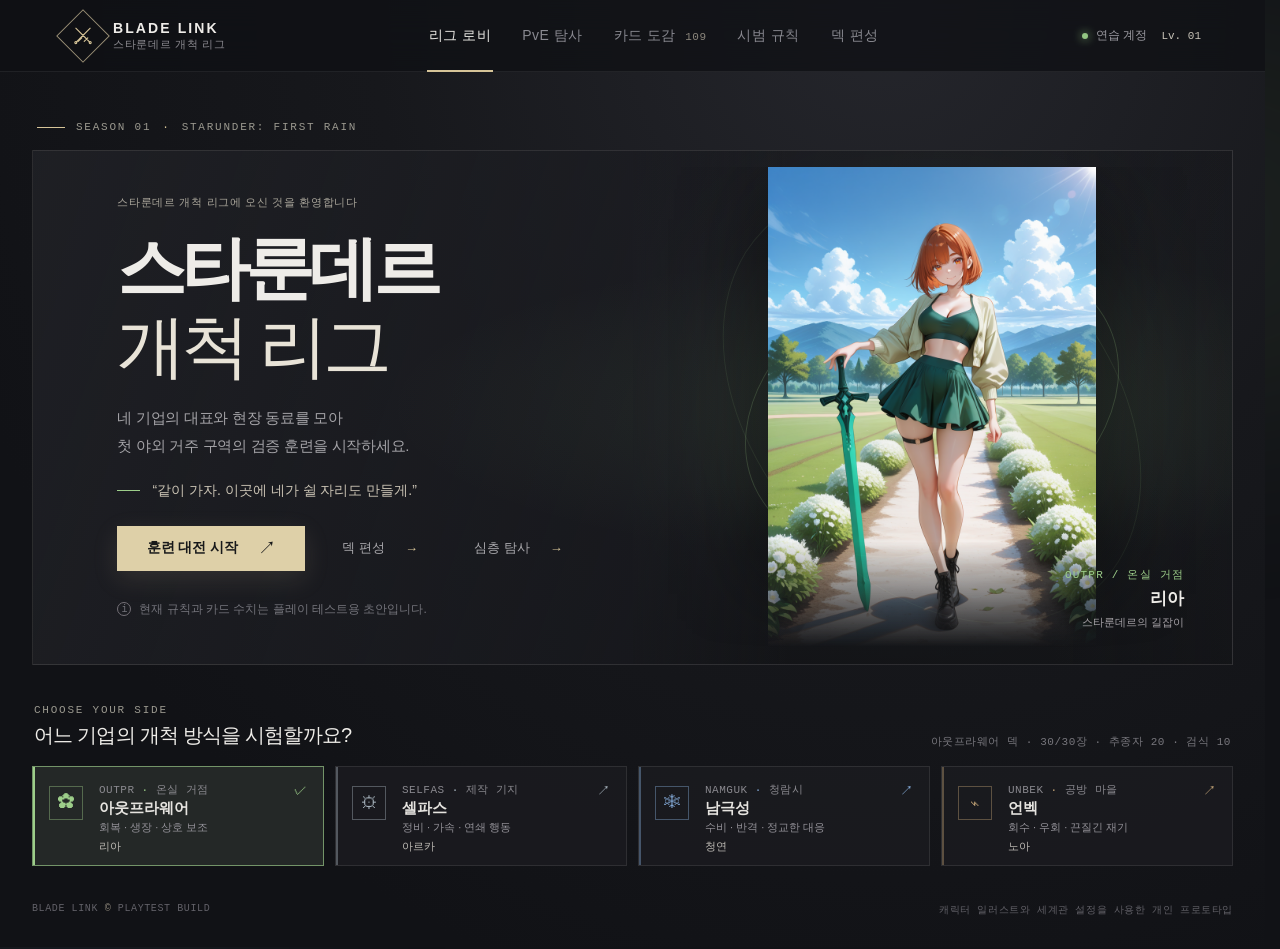
<file: index.html>
<!doctype html>
<html lang="ko">
<head>
  <meta charset="utf-8">
  <meta name="viewport" content="width=device-width, initial-scale=1">
  <meta name="theme-color" content="#131519">
  <title>블레이드 링크 — 스타룬데르 개척 리그</title>
  <link rel="stylesheet" href="styles.css">
</head>
<body>
  <div class="ambient ambient-a"></div>
  <div class="ambient ambient-b"></div>
  <header class="topbar">
    <button class="brand" id="nav-home" aria-label="로비로 이동">
      <span class="brand-mark" aria-hidden="true"><svg viewBox="0 0 40 40" focusable="false"><path d="M8 7 26 25M32 7 14 25M22 29l6-6M18 23l-6 6M25 24l6 6M15 24l-6 6"/><circle cx="32" cy="31" r="1.7"/><circle cx="8" cy="31" r="1.7"/></svg></span>
      <span class="brand-copy"><strong>BLADE LINK</strong><small>스타룬데르 개척 리그</small></span>
    </button>
    <nav class="main-nav" aria-label="주 메뉴">
      <button class="nav-link active" id="nav-lobby">리그 로비</button>
      <button class="nav-link" id="nav-campaign">PvE 탐사</button>
      <button class="nav-link" id="nav-codex">카드 도감 <span class="nav-count">57</span></button>
      <button class="nav-link" id="nav-rules">시범 규칙</button>
      <button class="nav-link" id="nav-deckbuilder">덱 편성</button>
    </nav>
    <div class="profile-chip"><span class="online-dot"></span><span>연습 계정</span><b>Lv. 01</b></div>
  </header>

  <main id="home-screen" class="screen home-screen">
    <div class="home-kicker"><span class="kicker-line"></span> SEASON 01 <i>·</i> STARUNDER: FIRST RAIN</div>
    <section class="home-hero">
      <div class="hero-copy">
        <p class="eyebrow">스타룬데르 개척 리그에 오신 것을 환영합니다</p>
        <h1>스타룬데르<br><em>개척 리그</em></h1>
        <p class="home-lede">네 기업의 대표와 현장 동료를 모아<br>첫 야외 거주 구역의 검증 훈련을 시작하세요.</p>
        <div class="hero-quote"><span class="quote-rule"></span><span id="home-quote">“같이 가자. 네가 쉴 자리도 만들어 둘게.”</span></div>
        <div class="home-actions">
          <button class="button button-primary" id="start-match"><span>훈련 대전 시작</span><b>↗</b></button>
          <button class="button button-quiet" id="open-deck">덱 편성 <span>→</span></button>
          <button class="button button-quiet" id="open-campaign">심층 탐사 <span>→</span></button>
        </div>
        <div class="prototype-note"><span>i</span> 현재 규칙과 카드 수치는 플레이 테스트용 초안입니다.</div>
      </div>
      <div class="hero-art-shell">
        <div class="hero-art-orbit orbit-one"></div><div class="hero-art-orbit orbit-two"></div>
        <div class="hero-art-glow"></div>
        <img id="home-leader-art" class="home-leader-art" src="assets/cards/ria.png" alt="선택한 대표 캐릭터">
        <div class="hero-art-caption"><span id="home-leader-faction">OUTPR / 온실 거점</span><strong id="home-leader-title">리아</strong><small id="home-leader-epithet">스타룬데르의 길잡이</small></div>
      </div>
    </section>

    <section class="faction-select-section">
      <div class="section-heading"><div><p class="eyebrow">CHOOSE YOUR SIDE</p><h2>어느 기업의 개척 방식을 시험할까요?</h2></div><span class="section-aside" id="deck-summary">보유 카드풀 · 추종자 20장 + 검식 10장</span></div>
      <div id="faction-picker" class="faction-picker"></div>
    </section>
    <footer class="home-footer"><span>BLADE LINK <i>©</i> PLAYTEST BUILD</span><span>캐릭터 일러스트와 세계관 설정을 사용한 개인 프로토타입</span></footer>
  </main>

  <main id="campaign-screen" class="screen campaign-screen hidden">
    <div class="campaign-kicker"><span class="kicker-line"></span> STARUNDER · DEEP EXPEDITION <i>·</i> SEASON 01</div>
    <section class="campaign-hero">
      <div class="campaign-intro">
        <p class="eyebrow">공명 신호 아래 잠들어 있던 생태권</p>
        <h1>심층 탐사<br><em>10개 층의 기록</em></h1>
        <p>테라포밍 굴착 중 드러난 지하 생태계를 조사합니다. 토착 생물은 침략자가 아니라 서식지를 지키는 존재입니다. 전투의 목표는 공명 신호를 진정시키고 안전한 통로를 확보하는 것입니다.</p>
        <div class="campaign-rule-note"><b>독립 대전</b><span>층을 시작할 때마다 내 라이프 30 · 손패·전장·덱을 새로 시작합니다. 스토리만 다음 층으로 이어집니다.</span></div>
      </div>
      <div class="campaign-feature-art"><img id="campaign-floor-art" src="pve-cave-test-v1/images/01_석갑굴왕_v2.png" alt="층 대표 생물"><span id="campaign-floor-kicker">FLOOR 01 · 입문</span></div>
    </section>
    <section class="campaign-current-panel">
      <div><small id="campaign-floor-environment">환경</small><h2 id="campaign-floor-title">층을 선택하세요</h2><p id="campaign-floor-story"></p><div class="campaign-boss-ability"><b>대표 능력</b><span id="campaign-floor-ability"></span></div></div>
      <div class="campaign-start-panel"><span id="campaign-deck-summary"></span><button class="button button-primary" id="campaign-start-floor">탐사 시작 <b>↗</b></button><button class="button button-quiet" id="campaign-build-deck">내 덱 편성 <span>→</span></button></div>
    </section>
    <section class="campaign-floor-section"><div class="section-heading"><div><p class="eyebrow">EXPEDITION ROUTE</p><h2>탐사 층 선택</h2></div><span class="section-aside">10개 층은 모두 독립적으로 도전할 수 있습니다.</span></div><div id="campaign-floor-list" class="campaign-floor-list"></div></section>
    <footer class="home-footer"><span>STARUNDER DEEP EXPEDITION <i>©</i> PLAYTEST BUILD</span><span>각 층 전투는 플레이어 라이프 30으로 새로 시작</span></footer>
  </main>

  <main id="battle-screen" class="screen battle-screen hidden">
    <div class="battle-topline">
      <div class="match-title"><span class="league-mark">✦</span><span><small id="battle-mode-label">FIELD TRIAL SIMULATION</small><strong id="battle-mode-title">스타룬데르 개척 리그</strong></span></div>
      <div class="round-chip"><span class="round-dot"></span><span id="round-label">라운드 1 · 배치</span><span class="round-separator">/</span><span>클래식</span></div>
      <button class="text-button" id="leave-match">로비로 나가기 <span>↗</span></button>
    </div>

    <div class="battle-layout">
      <section class="table-area" aria-label="대전 전장">
        <div id="opponent-banner" class="player-banner opponent-banner"></div>
        <div id="opponent-field" class="unit-row opponent-row" aria-label="상대 전장"></div>
        <div class="field-divider"><span></span><b>공명 전장</b><span></span><i>◇</i></div>
        <div id="player-field" class="unit-row player-row" aria-label="내 전장"></div>
        <div id="player-banner" class="player-banner own-banner"></div>
        <div id="combat-stage" class="combat-stage hidden" aria-live="polite"></div>
        <div class="turn-control-bar">
          <div id="size-display" class="size-display"></div>
          <div class="turn-instruction" id="turn-instruction">카드를 선택해 전장에 배치하세요.</div>
          <button class="button button-skill" id="leader-skill" disabled><span class="skill-sigil">✧</span><span><small>라운드 시작</small><strong>능력 자동 발동</strong></span></button>
          <button class="button button-end" id="end-turn"><span>전투 시작</span><small class="deploy-clock hidden" id="deploy-clock">30초</small><b>→</b></button>
        </div>
      </section>

      <section class="hand-dock">
        <div class="hand-heading"><div><span class="eyebrow">YOUR HAND</span><strong>손패 <i id="hand-count">0 / 5</i></strong></div><span class="hand-round-note">이번 라운드 배치 · 총 사이즈 한도 10</span></div>
        <div class="hand-play-area">
          <div class="card-pile discard-pile" data-discard-pile="player" aria-label="카드 무덤">
            <span class="pile-caption">CARD GRAVE</span><div class="pile-art"><i></i><i></i><b>†</b></div><strong id="player-discard-count">0</strong><small>카드 무덤</small>
          </div>
          <div id="player-hand" class="hand-cards" aria-label="내 손패"></div>
          <div class="card-pile deck-pile" aria-label="아직 꺼내지 않은 카드 덱">
            <span class="pile-caption">DRAW DECK</span><div class="pile-art"><i></i><i></i><b>◇</b></div><strong id="player-deck-count">30</strong><small>남은 덱</small>
          </div>
        </div>
        <div class="hand-action-row"><button id="reset-hand" class="button button-hand-reset" type="button" title="판당 2회, 현재 손패를 덱에 섞고 같은 장수만큼 다시 뽑습니다."><span>손패 리셋</span><small id="hand-reset-count">2회 남음</small></button><button id="play-card" class="button button-play" disabled>카드 배치 <span>↗</span></button></div>
      </section>

      <aside class="match-aside">
        <section class="aside-panel card-inspector">
          <div class="aside-heading"><span>카드 정보</span><span class="aside-label">INSPECT</span></div>
          <div id="inspector-content" class="inspector-content"><div class="inspect-empty"><span>◇</span><p>손패나 전장의 카드를<br>선택하면 정보가 표시됩니다.</p></div></div>
        </section>
        <section class="aside-panel battle-log-panel">
          <div class="aside-heading"><span>전투 기록</span><span class="aside-label">MATCH LOG</span><button id="toggle-log" class="log-toggle" aria-expanded="false">펼치기</button></div>
          <ol id="battle-log" class="battle-log"></ol>
        </section>
        <div class="aside-tip"><span>✦</span><p>검식은 필드에 배치한 뒤 전투에서 추종자보다 먼저 발동합니다.<br>카드가 파괴되면 사이즈만큼 소유자의 라이프가 줄어듭니다.</p></div>
      </aside>
    </div>
    <div id="game-result" class="result-overlay hidden"></div>
  </main>

  <div id="modal-root"></div>
  <div id="toast" class="toast" role="status"></div>

  <script src="data.js"></script>
  <script src="follower-expansion.js"></script>
  <script src="pve-campaign-data.js"></script>
  <script src="engine.js"></script>
  <script src="main.js"></script>
</body>
</html>
</file>
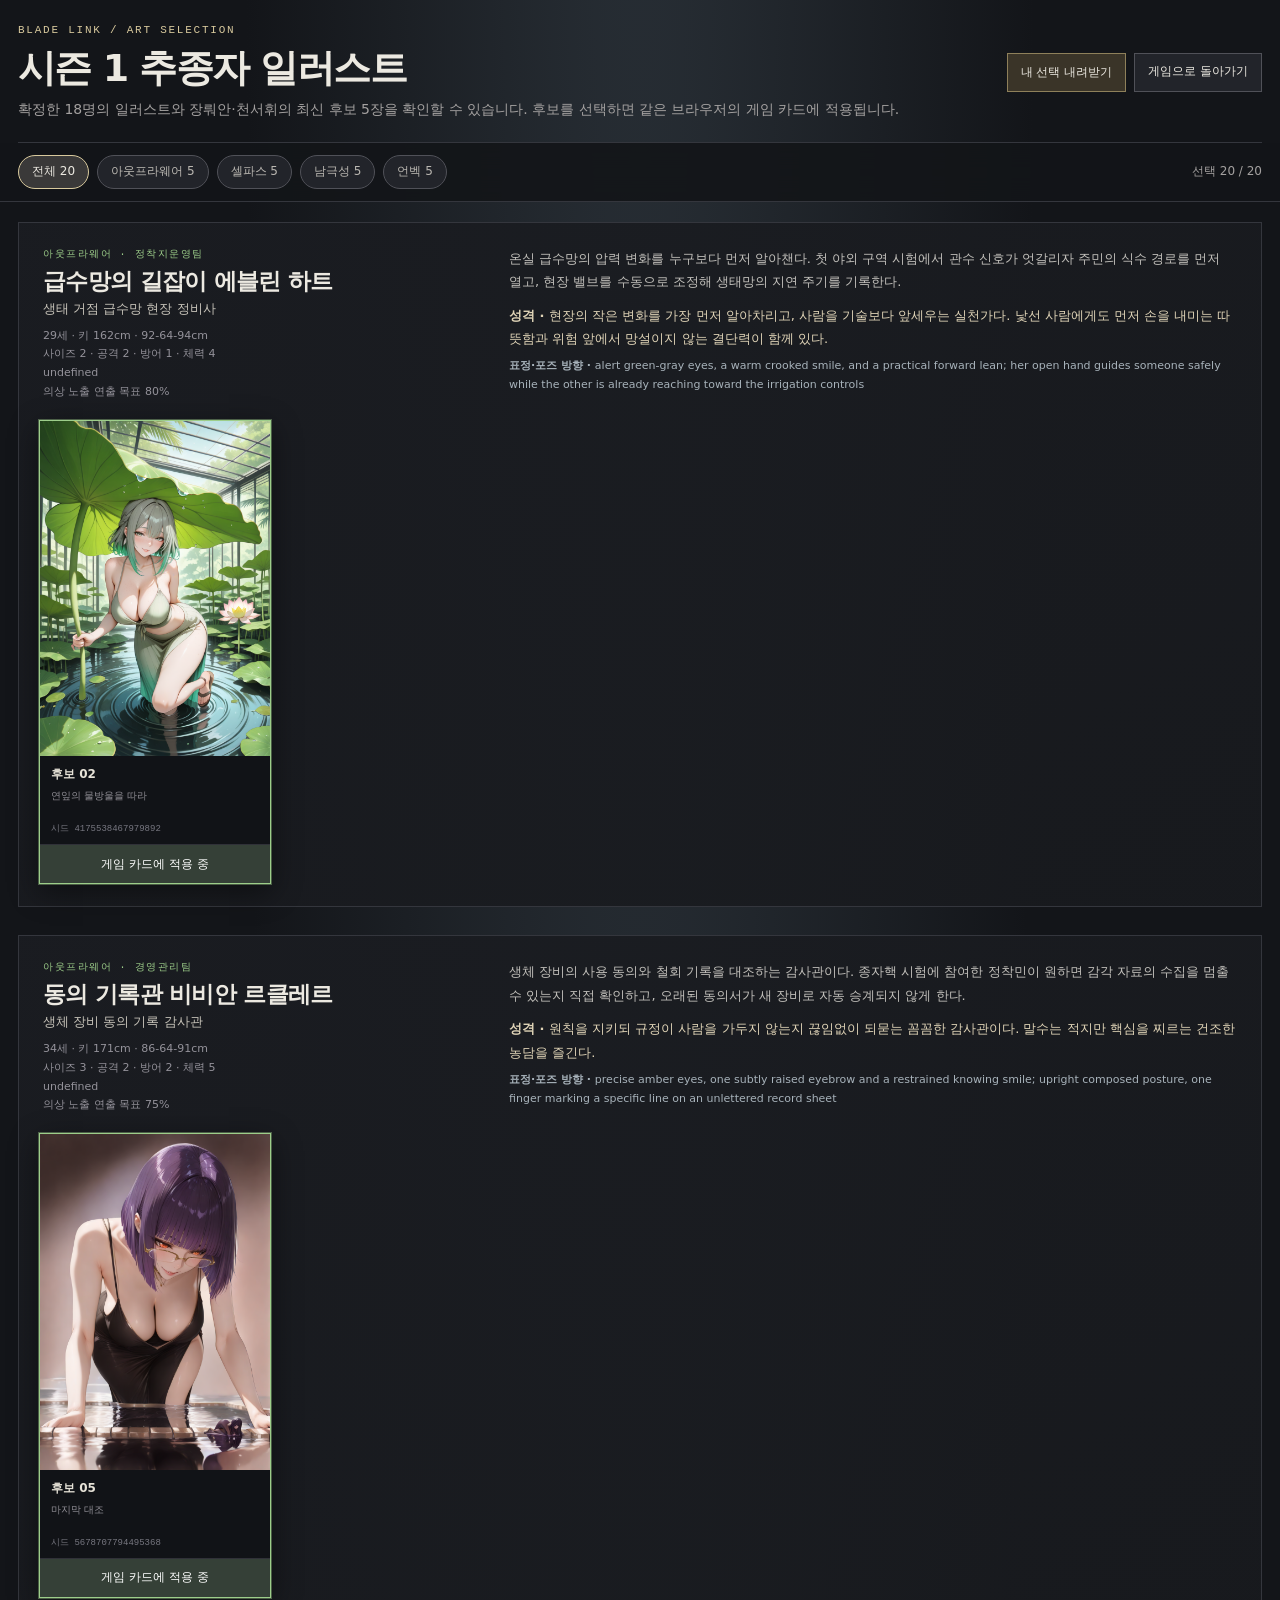
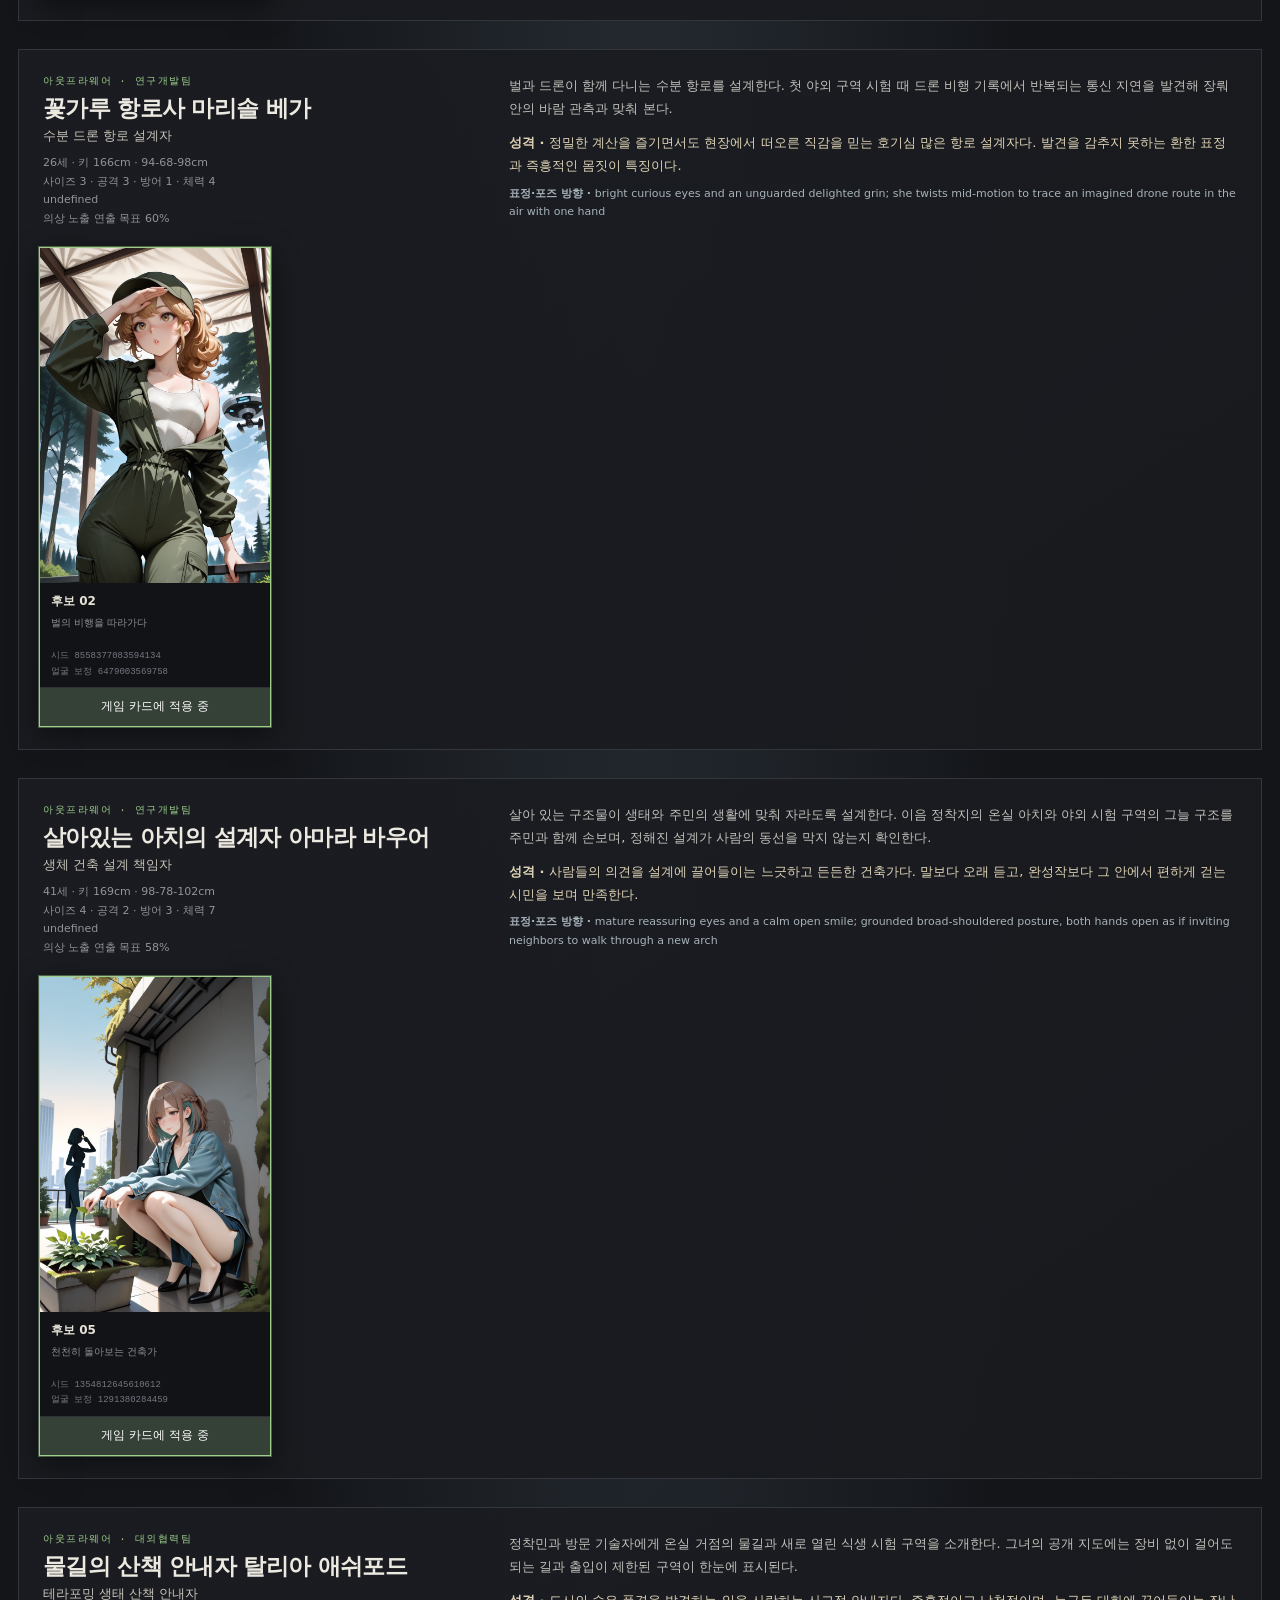
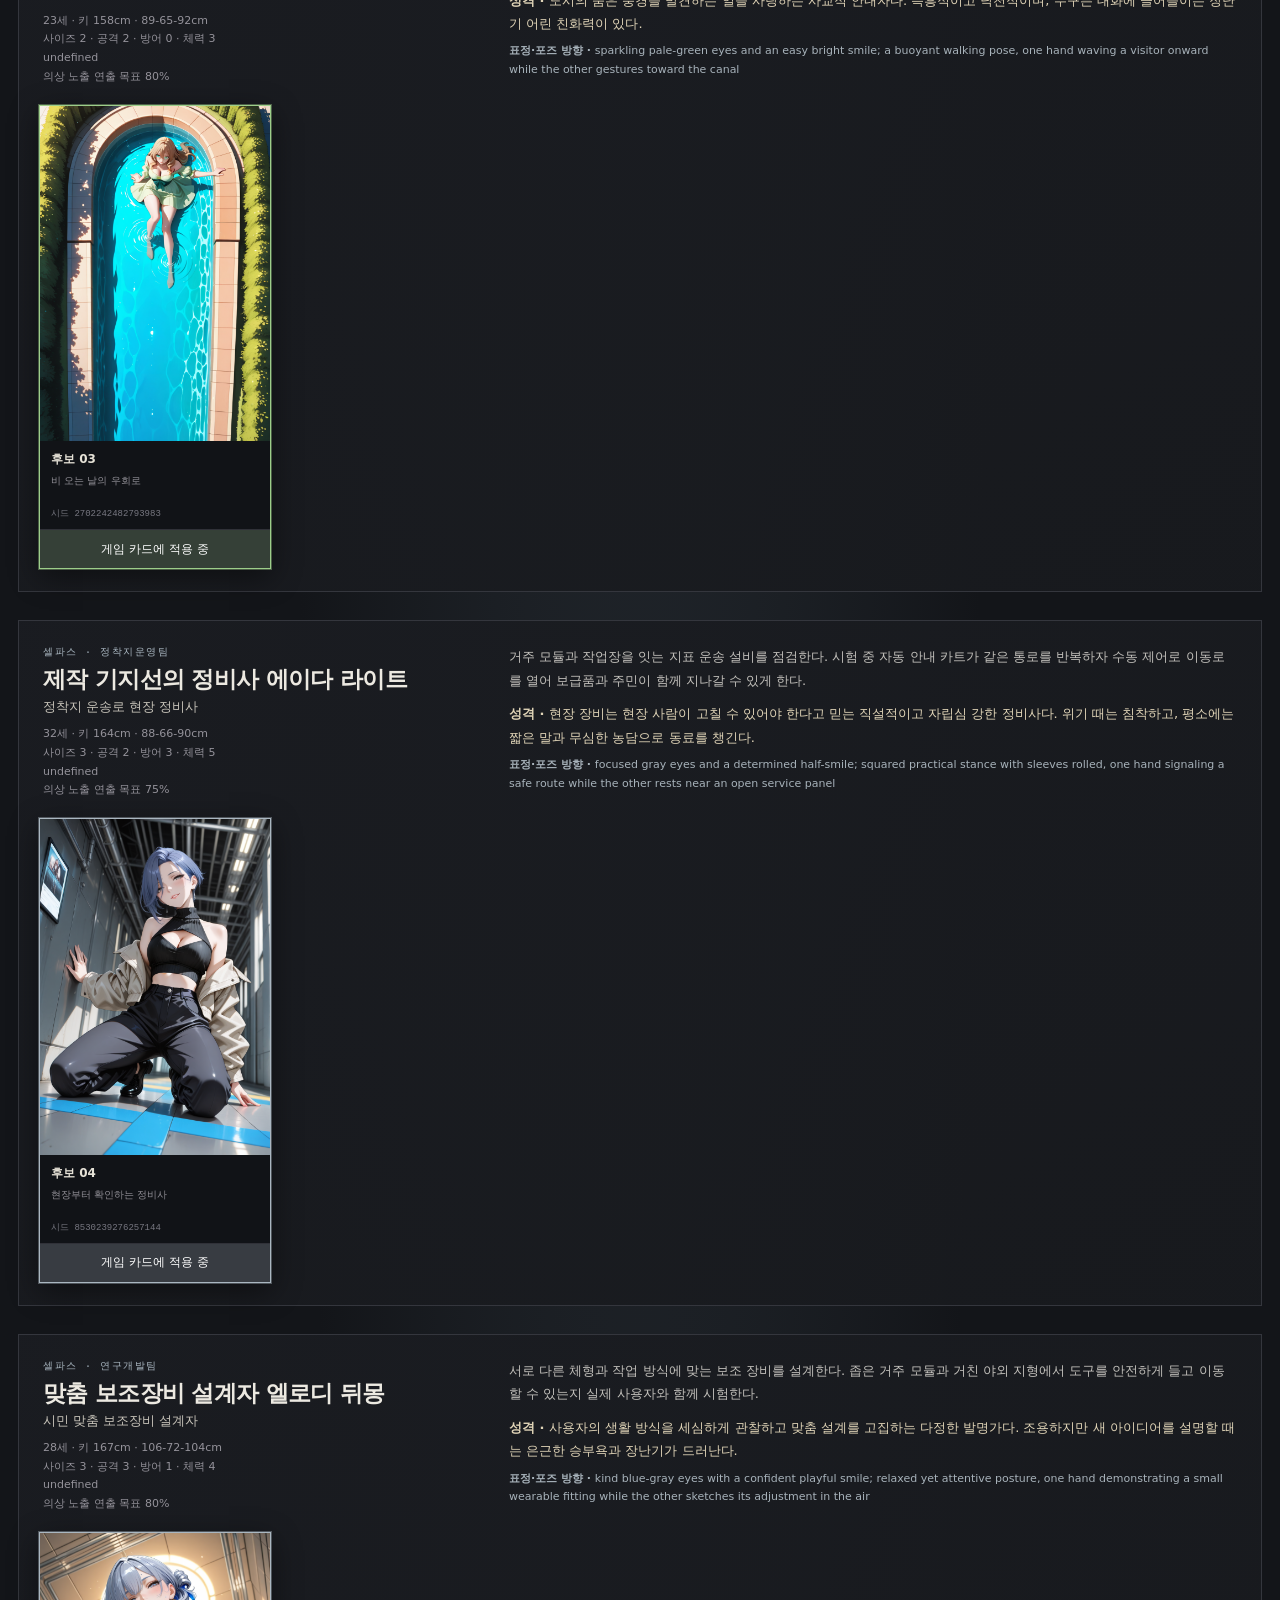
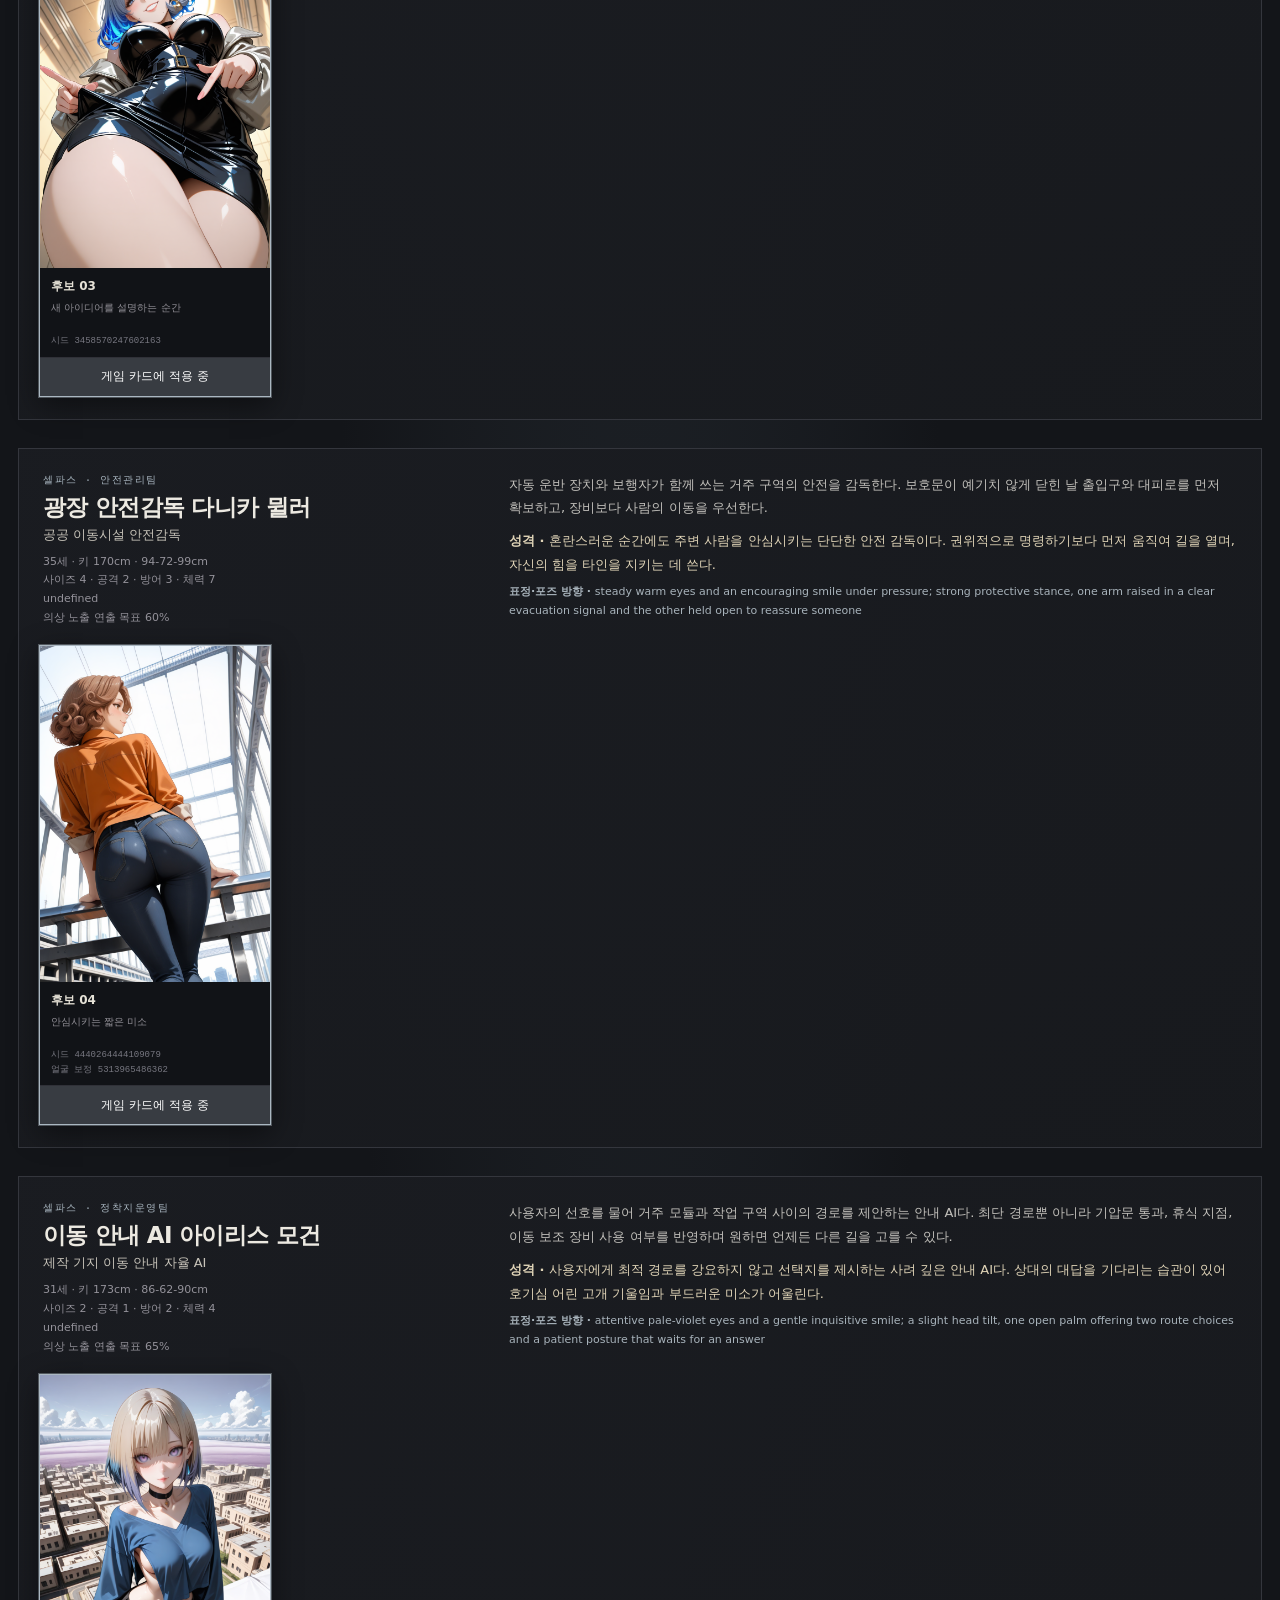
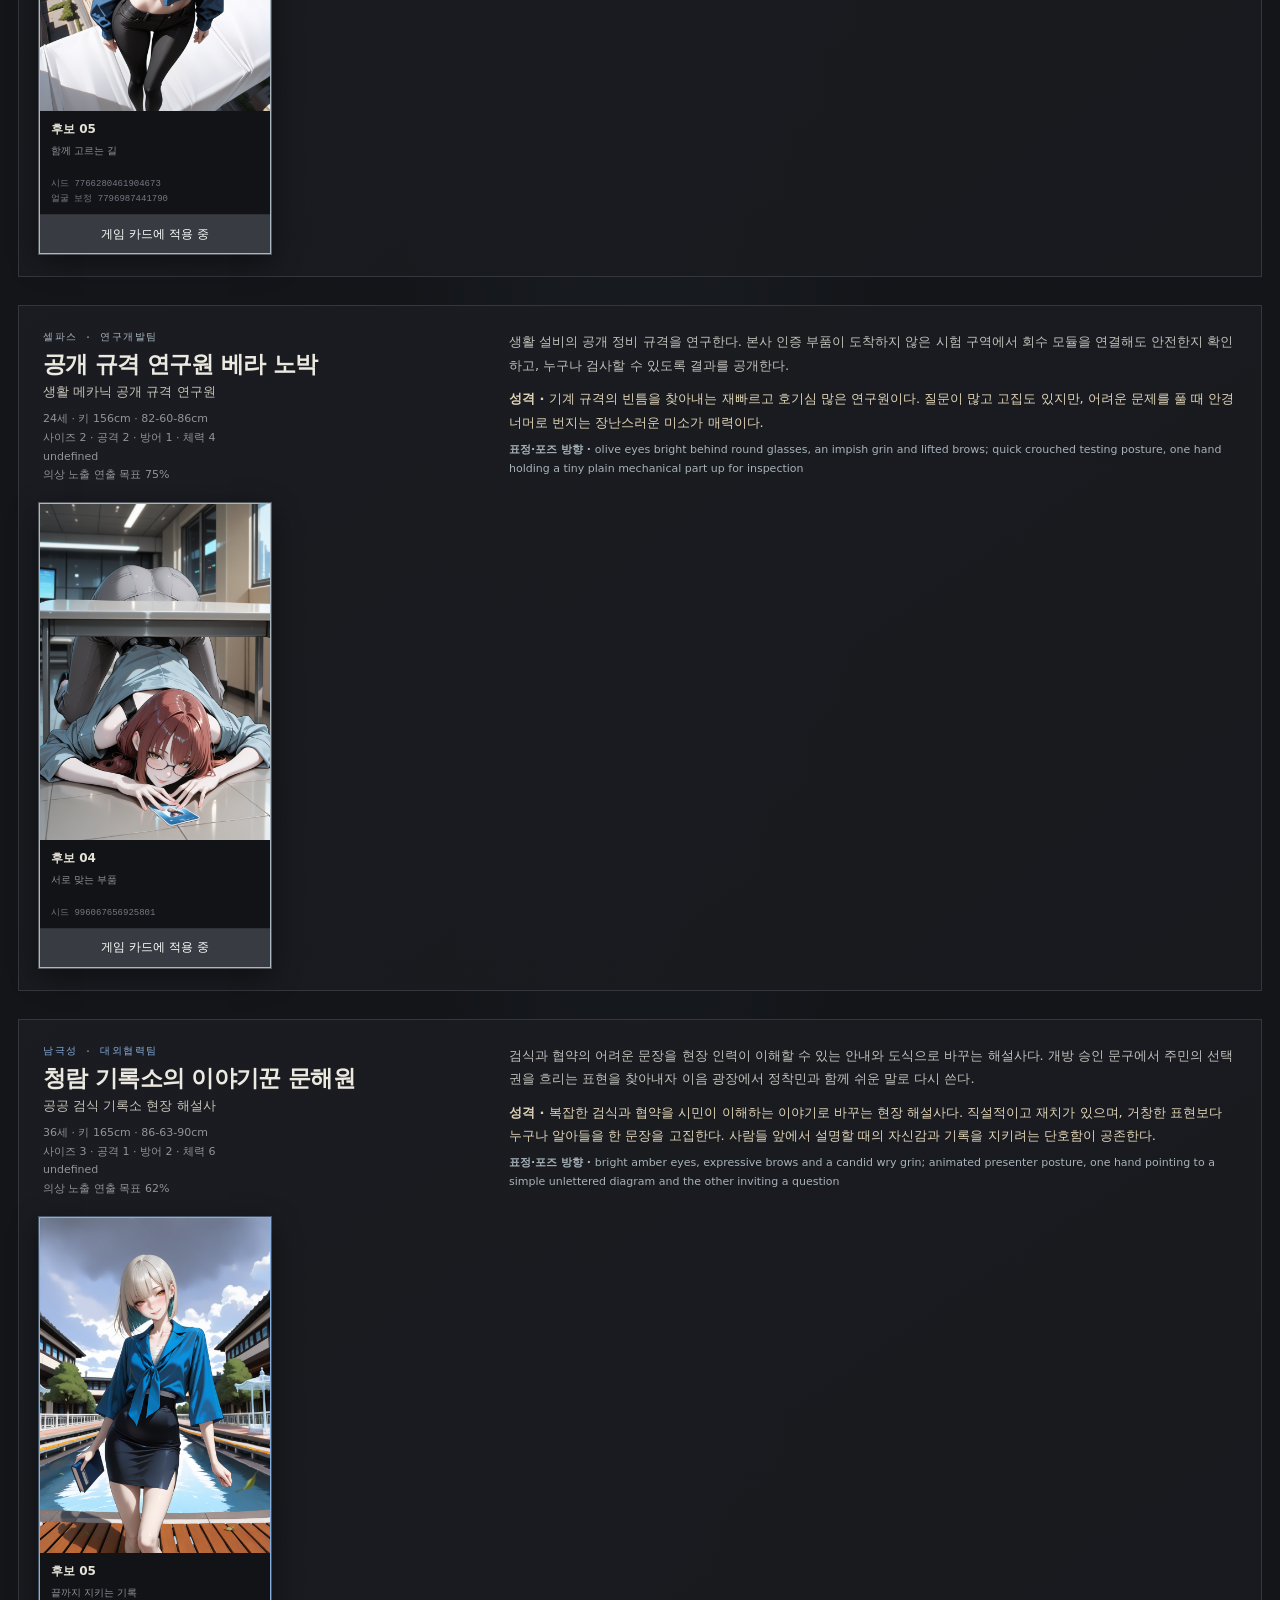
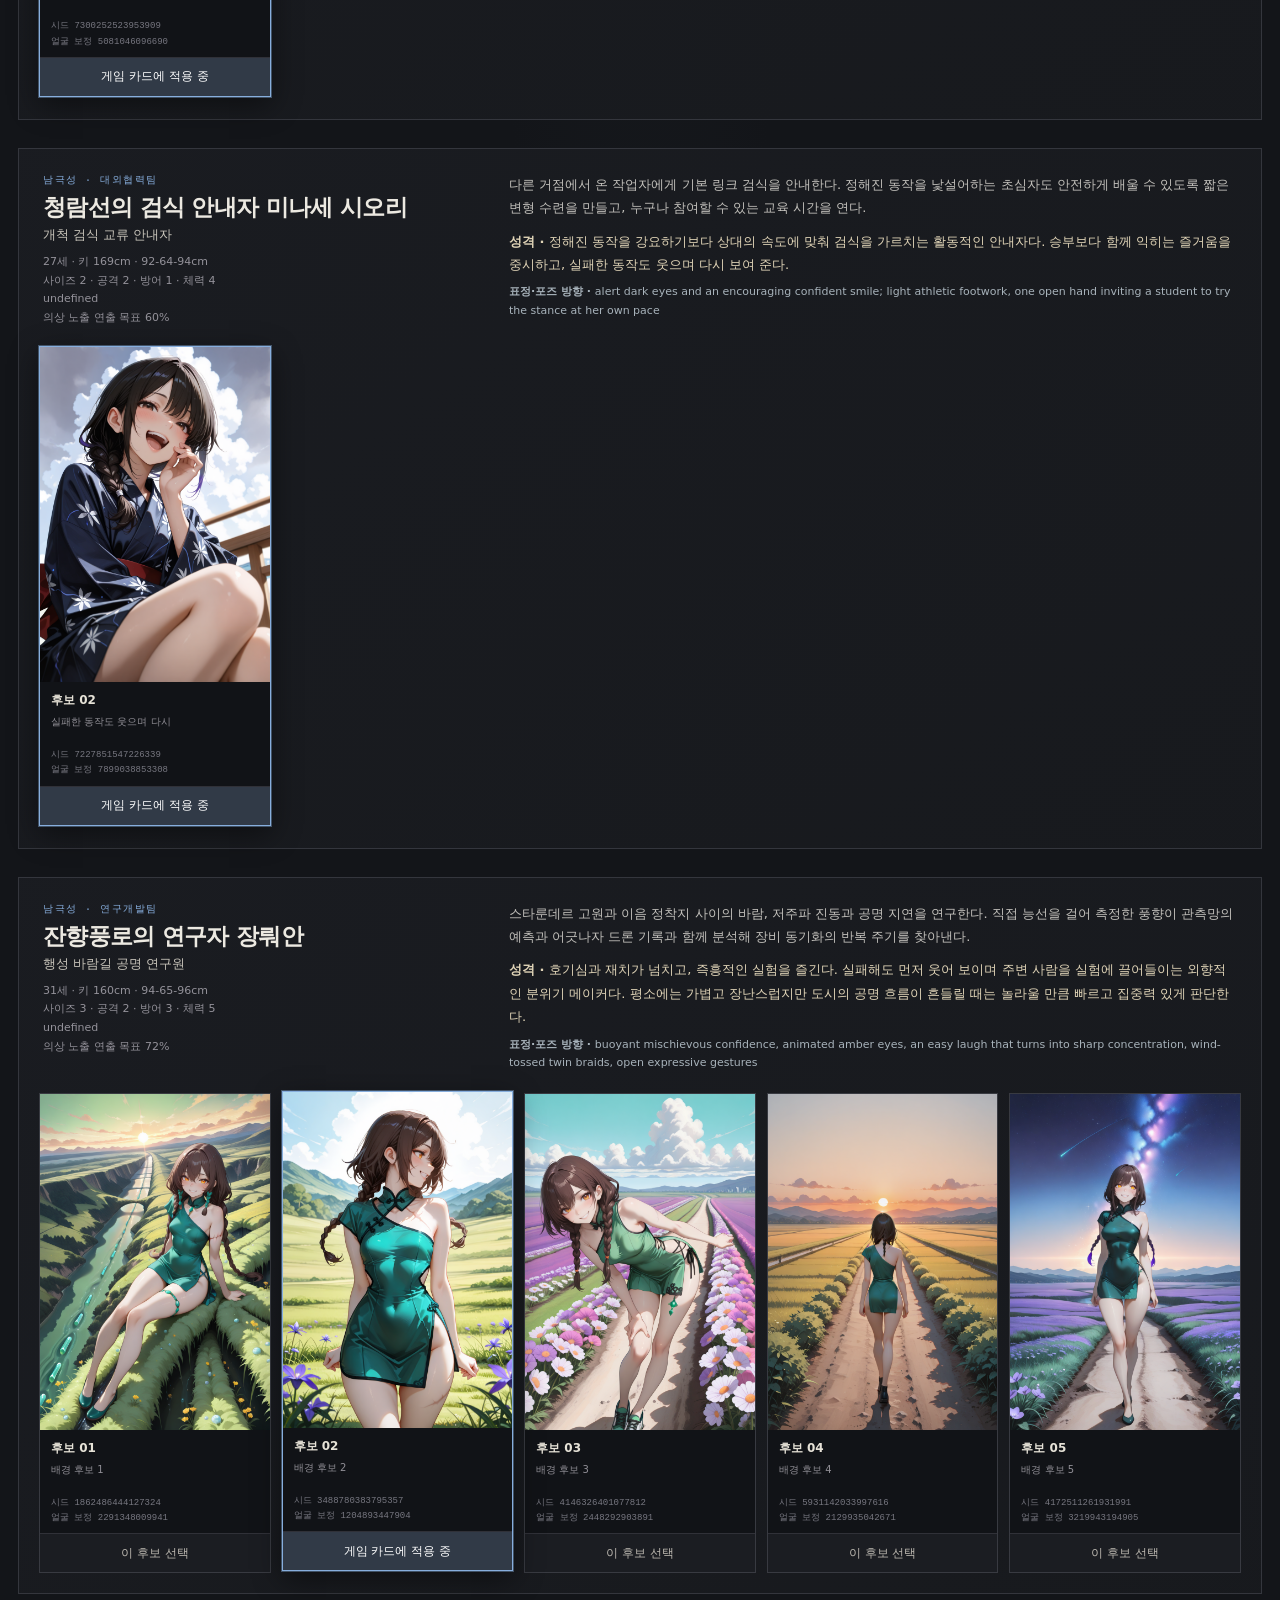
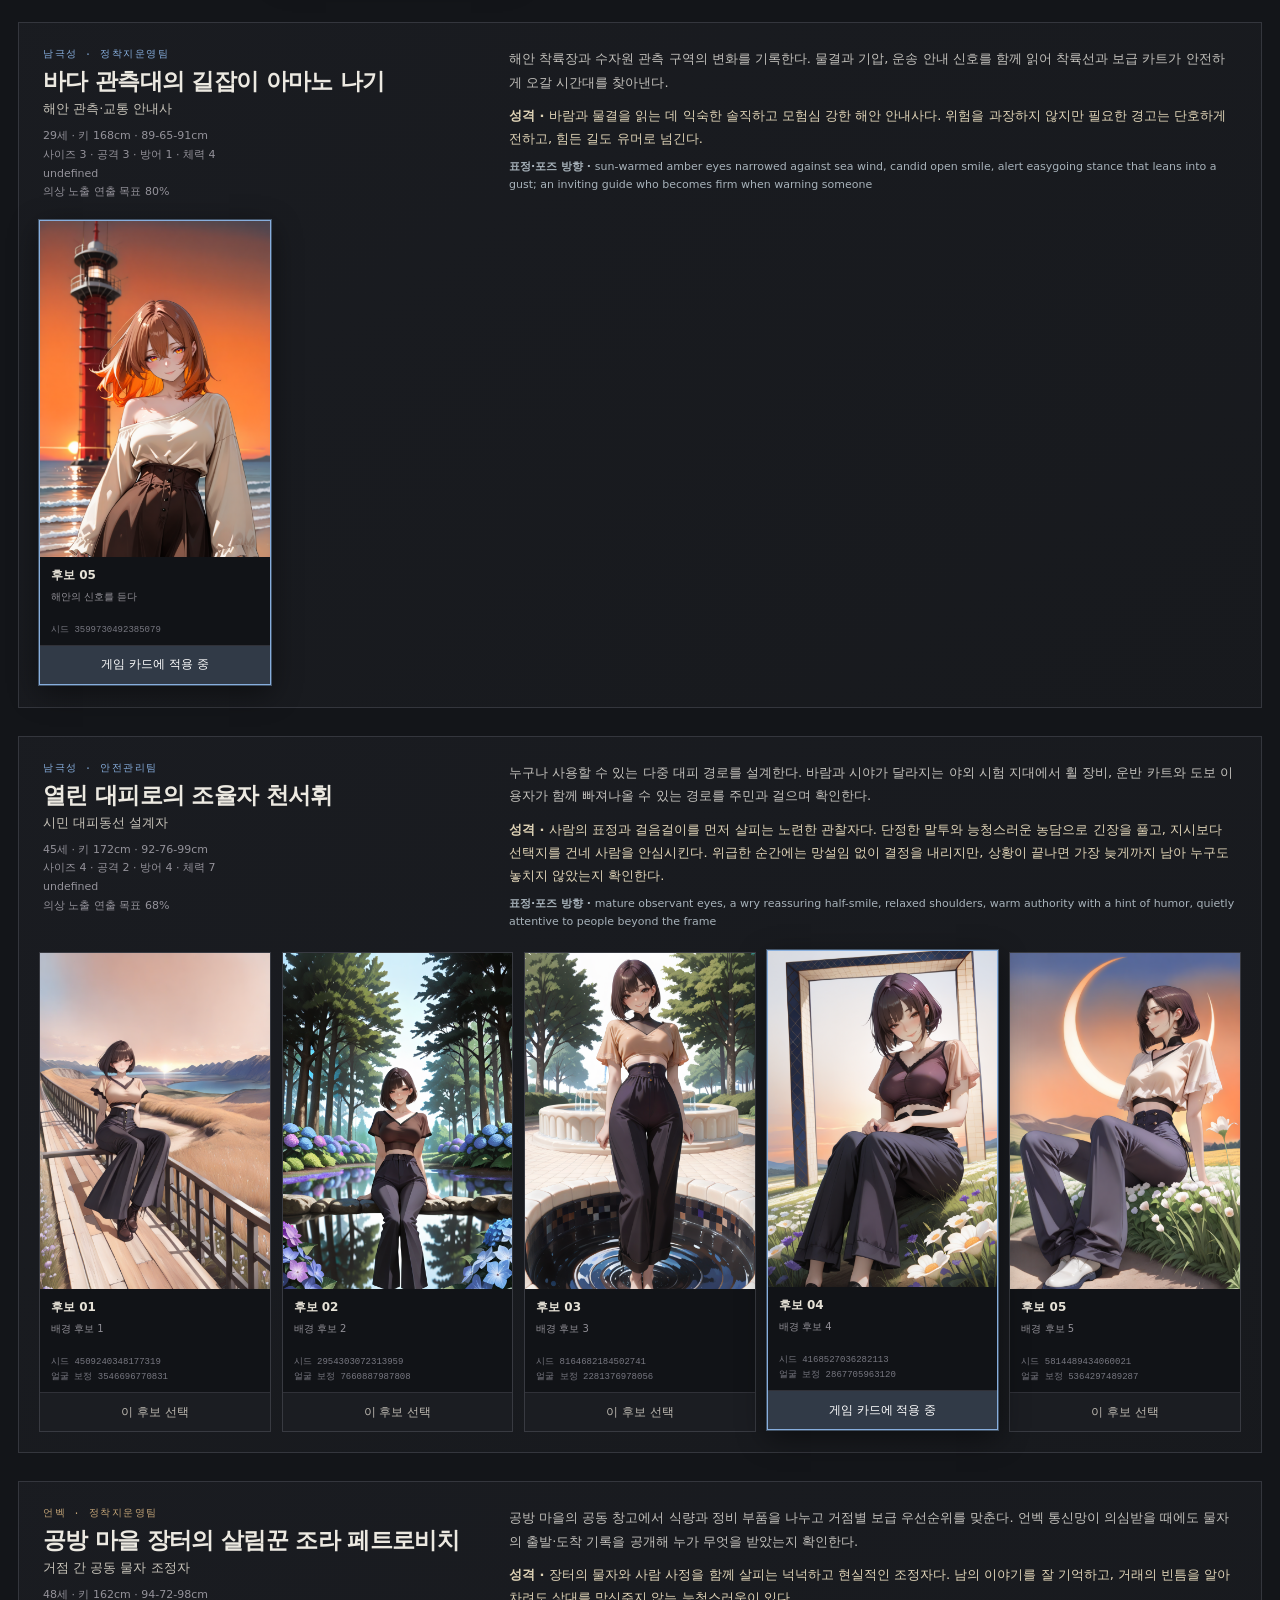
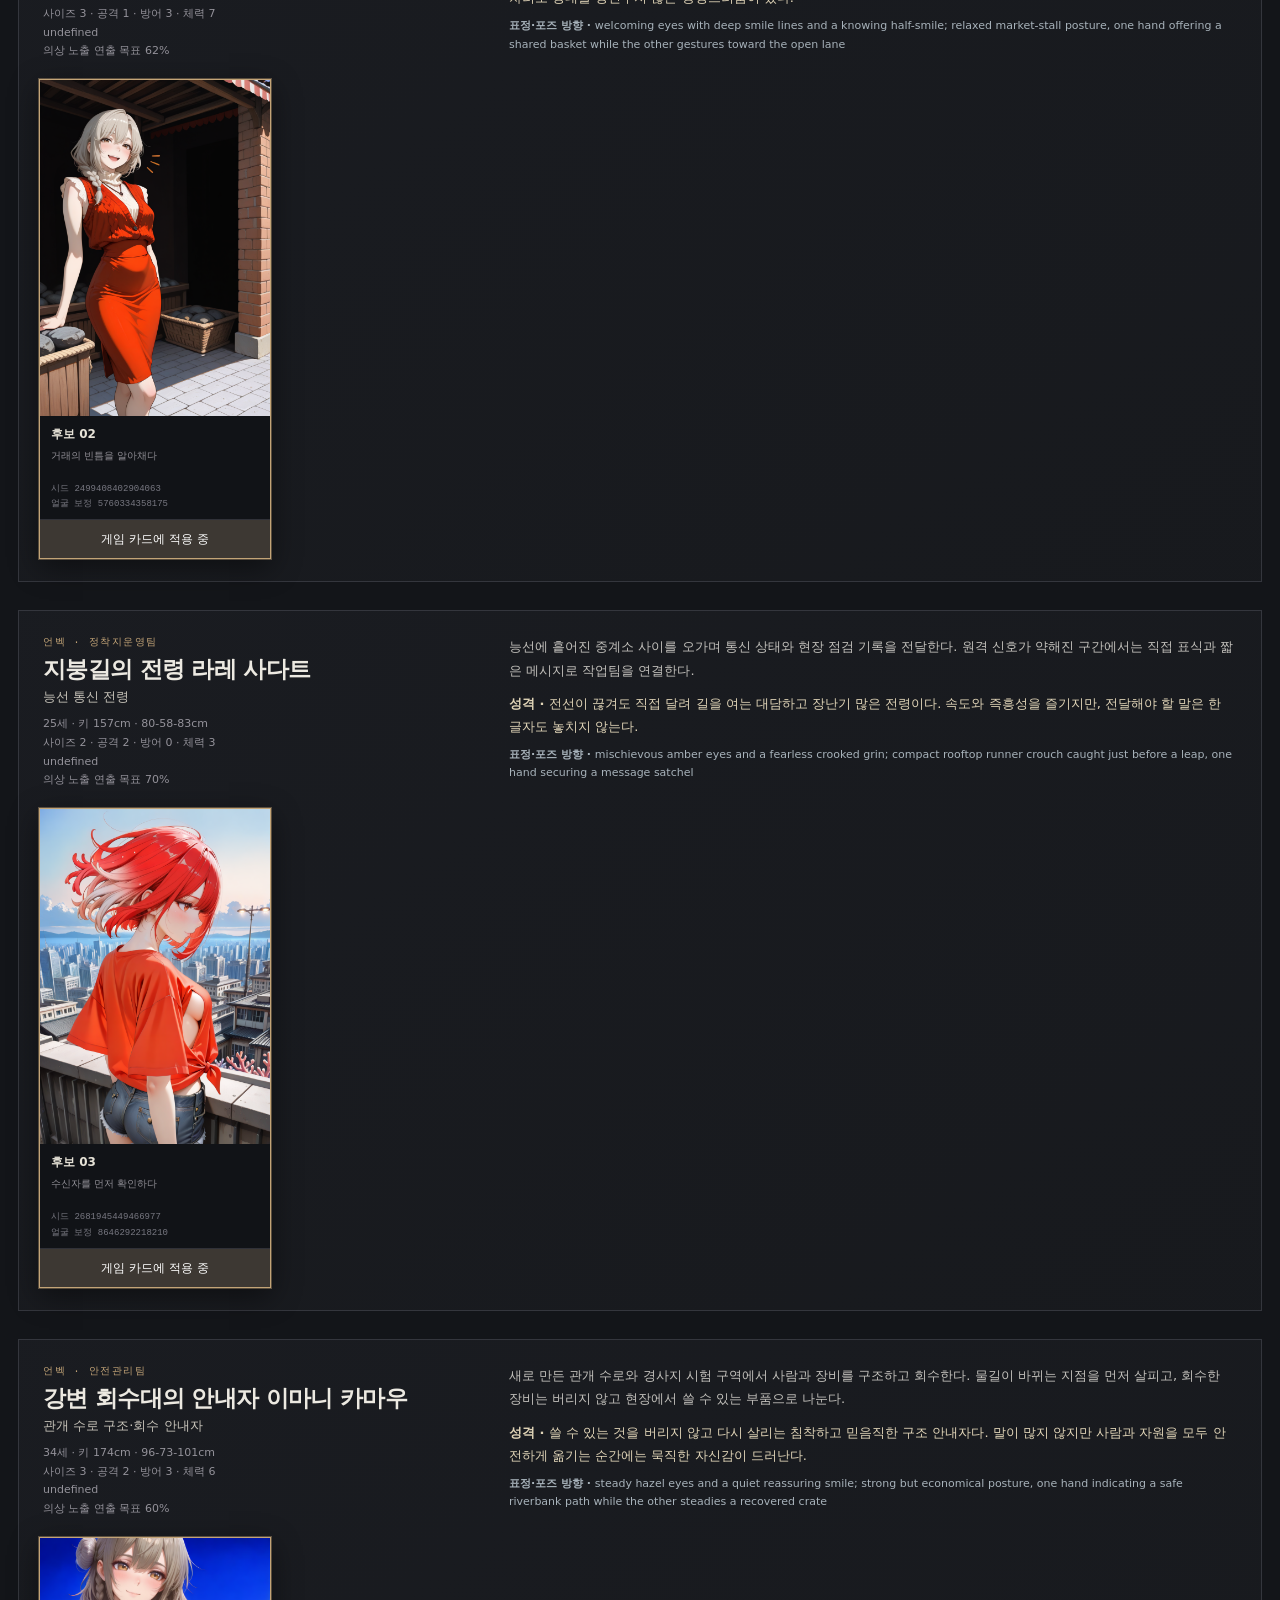
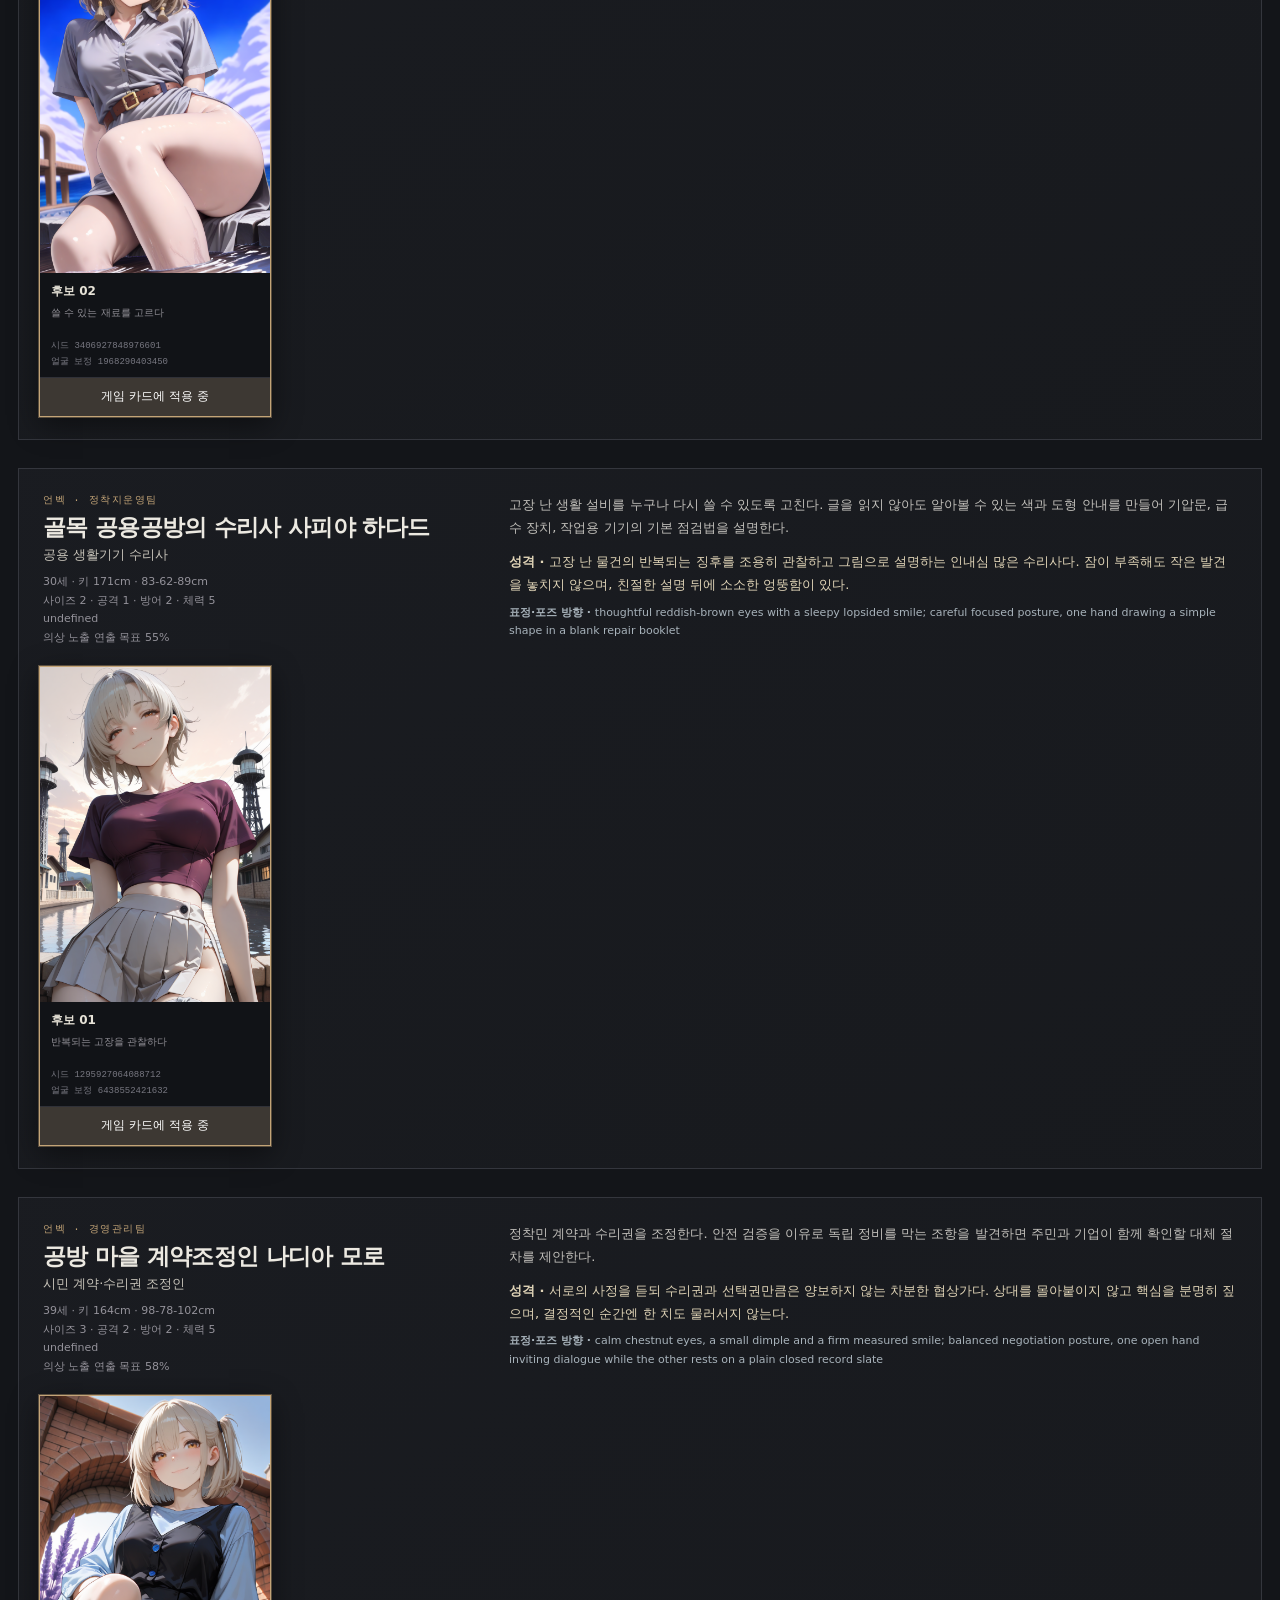
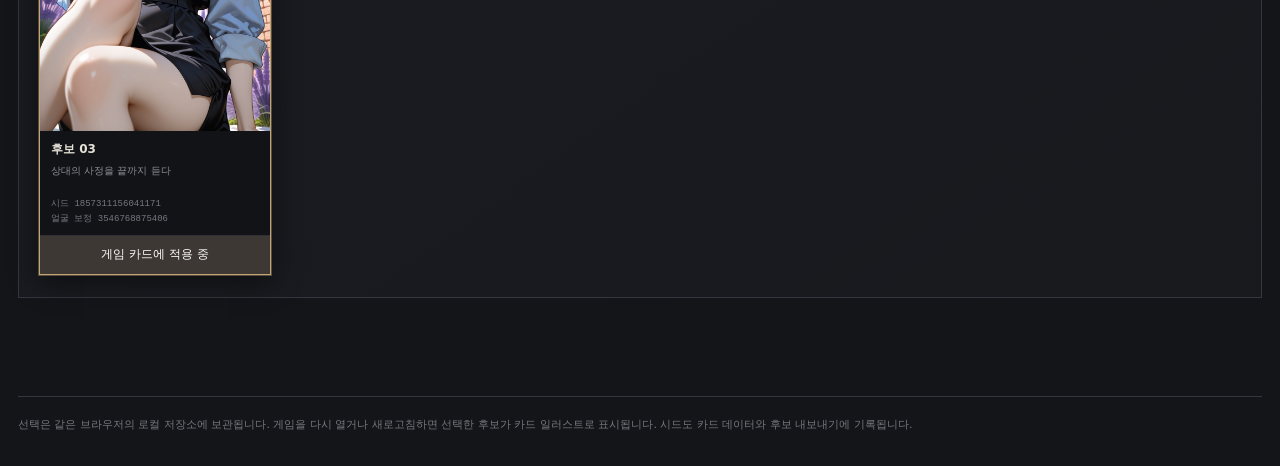
<file: art-selection.html>
<!doctype html>
<html lang="ko">
<head>
  <meta charset="utf-8">
  <meta name="viewport" content="width=device-width, initial-scale=1">
  <meta name="theme-color" content="#131519">
  <title>추종자 후보 일러스트 선택 · Blade Link</title>
  <style>
    :root { color-scheme: dark; --bg:#131519; --panel:#1b1d22; --line:#34363d; --ink:#ece9e1; --muted:#a4a1a0; --gold:#d8c99d; }
    * { box-sizing:border-box; }
    body { margin:0; background:radial-gradient(ellipse at 50% -10%,#293037 0,transparent 44%),var(--bg); color:var(--ink); font-family:Inter,"Noto Sans KR",system-ui,sans-serif; }
    a { color:inherit; }
    .wrap { width:min(1500px,calc(100% - 36px)); margin:0 auto; }
    header { display:flex; align-items:center; justify-content:space-between; gap:20px; padding:24px 0 20px; border-bottom:1px solid var(--line); }
    .brand { color:var(--gold); font:11px ui-monospace,monospace; letter-spacing:.16em; }
    h1 { margin:7px 0 4px; font-size:clamp(25px,4vw,38px); font-weight:650; letter-spacing:-.04em; }
    .lede { color:var(--muted); margin:0; font-size:14px; line-height:1.7; }
    .head-actions { display:flex; flex-wrap:wrap; justify-content:flex-end; gap:8px; }
    button,.button-link { border:1px solid #505158; background:#22242a; color:var(--ink); min-height:39px; padding:9px 13px; font:inherit; font-size:12px; text-decoration:none; cursor:pointer; }
    button:hover,.button-link:hover { border-color:var(--gold); color:#fff; }
    .primary { border-color:#8e805a; background:#3a3428; }
    .sticky { position:sticky; top:0; z-index:5; padding:12px 0; backdrop-filter:blur(16px); background:#131519e8; border-bottom:1px solid #34363d; }
    .filters { display:flex; align-items:center; gap:8px; overflow-x:auto; }
    .filter { white-space:nowrap; border-radius:99px; min-height:34px; padding:7px 13px; color:#bbb8b2; }
    .filter.active { border-color:var(--faction,#d8c99d); color:var(--ink); background:color-mix(in srgb,var(--faction,#d8c99d) 13%,#22242a); }
    .count { margin-left:auto; flex:0 0 auto; color:var(--muted); font-size:12px; }
    main { padding:20px 0 70px; }
    .character { --faction:#abb7bf; margin:0 0 28px; padding:20px; border:1px solid var(--line); background:linear-gradient(145deg,#1a1c21f5,#181a1ee8); }
    .character-head { display:grid; grid-template-columns:minmax(220px,.85fr) minmax(280px,1.4fr); gap:24px; padding:4px 4px 20px; }
    .faction-label { color:var(--faction); font:10px ui-monospace,monospace; letter-spacing:.15em; }
    h2 { margin:5px 0 3px; font-size:23px; font-weight:600; letter-spacing:-.03em; }
    .role { color:#c7c3b9; font-size:13px; }
    .stats { margin-top:9px; color:#94929a; font-size:11px; line-height:1.7; }
    .story { color:#c2c0bb; margin:0; font-size:13px; line-height:1.8; }
    .personality { color:#e0d4b7; margin:10px 0 0; font-size:13px; line-height:1.8; }
    .visual-direction { color:#a7b2ba; margin:7px 0 0; font-size:11px; line-height:1.7; }
    .variant-grid { display:grid; grid-template-columns:repeat(5,minmax(0,1fr)); gap:11px; }
    .variant { min-width:0; display:flex; flex-direction:column; border:1px solid #383a41; background:#111317; transition:border-color .15s,transform .15s; }
    .variant.selected { border-color:var(--faction); box-shadow:0 0 0 1px color-mix(in srgb,var(--faction) 40%,transparent),0 8px 28px #0007; transform:translateY(-2px); }
    .art { display:grid; place-items:center; aspect-ratio:832 / 1216; overflow:hidden; background:radial-gradient(ellipse,#272a2e,#101115 72%); }
    .art img { display:block; width:100%; height:100%; object-fit:contain; }
    .variant-copy { padding:10px 11px 7px; }
    .variant-title { color:#e6e2d7; font-size:12px; font-weight:600; }
    .composition { min-height:34px; margin-top:5px; color:#918f96; font-size:10px; line-height:1.5; }
    .seed { color:#777780; font:9px ui-monospace,monospace; line-height:1.7; overflow-wrap:anywhere; }
    .choose { width:100%; margin-top:auto; border:0; border-top:1px solid #303138; background:#1b1d22; color:#bdb9b1; }
    .variant.selected .choose { background:color-mix(in srgb,var(--faction) 20%,#1b1d22); color:#fff; }
    .empty { margin:45px 0; text-align:center; color:var(--muted); }
    footer { padding:18px 0 30px; border-top:1px solid var(--line); color:#78767d; font-size:11px; line-height:1.8; }
    @media(max-width:1000px) { .variant-grid { grid-template-columns:repeat(3,minmax(0,1fr)); } }
    @media(max-width:680px) { .wrap { width:calc(100% - 20px); } header { align-items:flex-start; flex-direction:column; } .head-actions { justify-content:flex-start; } .character { padding:13px; } .character-head { grid-template-columns:1fr; gap:10px; } .variant-grid { grid-template-columns:repeat(2,minmax(0,1fr)); gap:7px; } .variant-copy { padding:8px; } .composition { min-height:44px; } .count { display:none; } }
  </style>
</head>
<body>
  <header class="wrap">
    <div><div class="brand">BLADE LINK / ART SELECTION</div><h1>시즌 1 추종자 일러스트</h1><p class="lede">확정한 18명의 일러스트와 장뤄안·천서휘의 최신 후보 5장을 확인할 수 있습니다. 후보를 선택하면 같은 브라우저의 게임 카드에 적용됩니다.</p></div>
    <div class="head-actions"><button id="download" class="primary">내 선택 내려받기</button><a class="button-link" href="index.html">게임으로 돌아가기</a></div>
  </header>
  <div class="sticky"><div class="wrap filters" id="filters"></div></div>
  <main class="wrap" id="gallery"></main>
  <footer class="wrap">선택은 같은 브라우저의 로컬 저장소에 보관됩니다. 게임을 다시 열거나 새로고침하면 선택한 후보가 카드 일러스트로 표시됩니다. 시드도 카드 데이터와 후보 내보내기에 기록됩니다.</footer>
  <script src="data.js"></script>
  <script src="follower-expansion.js"></script>
  <script>
    (() => {
      const profiles = window.FOLLOWER_EXPANSION || [];
    const storageKey = window.FOLLOWER_ART_STORAGE_KEY || 'blade-link-follower-art-selections-20261016-identity-v2';
      const factionOrder = ['outpr', 'selfas', 'nanguk', 'unbek'];
      const colors = Object.fromEntries(factionOrder.map(id => [id, window.GAME_DATA.factions[id].color]));
      const compositionKo = ['확정 일러스트', '새 후보 2', '새 후보 3', '새 후보 4', '새 후보 5'];
      let selections = {};
      let activeFaction = 'all';
      try { selections = JSON.parse(localStorage.getItem(storageKey) || '{}'); } catch (_) {}
      const filters = document.getElementById('filters');
      const gallery = document.getElementById('gallery');
      const render = () => {
        filters.innerHTML = `<button class="filter ${activeFaction === 'all' ? 'active' : ''}" data-filter="all">전체 20</button>` + factionOrder.map(id => {
          const label = window.GAME_DATA.factions[id].name;
          const count = profiles.filter(p => p.faction === id).length;
          return `<button class="filter ${activeFaction === id ? 'active' : ''}" data-filter="${id}" style="--faction:${colors[id]}">${label} ${count}</button>`;
        }).join('') + `<span class="count">선택 ${Object.keys(selections).length} / ${profiles.length}</span>`;
        const visible = activeFaction === 'all' ? profiles : profiles.filter(p => p.faction === activeFaction);
        gallery.innerHTML = visible.length ? visible.map(profile => {
          const selectedNumber = Number(selections[profile.id] || profile.defaultVariant || 1);
          const stat = profile.stats;
          return `<section class="character" id="${profile.id}" style="--faction:${colors[profile.faction]}">
            <div class="character-head"><div><div class="faction-label">${profile.factionName} · ${profile.department}</div><h2>${profile.name}</h2><div class="role">${profile.role}</div><div class="stats">${profile.age}세 · 키 ${profile.height}cm · ${profile.measurements.bust}-${profile.measurements.waist}-${profile.measurements.hip}cm<br>사이즈 ${stat.cost} · 공격 ${stat.attack} · 방어 ${stat.defense} · 체력 ${stat.health}<br>${profile.departmentEffect}<br>의상 노출 연출 목표 ${profile.exposureTargetPercent ?? 15}%</div></div><div><p class="story">${profile.story}</p><p class="personality"><strong>성격 · </strong>${profile.personality || '성격 묘사 준비 중'}</p><p class="visual-direction"><strong>표정·포즈 방향 · </strong>${profile.visualPersonality || '인물의 성격을 표정과 손짓에 반영'}</p></div></div>
            <div class="variant-grid">${profile.variants.map(v => `<article class="variant ${selectedNumber === v.number ? 'selected' : ''}" data-variant-card="${profile.id}-${v.number}">
              <div class="art"><img src="${v.image}" alt="${profile.person} 후보 ${v.number}" loading="lazy"></div>
              <div class="variant-copy"><div class="variant-title">후보 ${String(v.number).padStart(2,'0')}</div><div class="composition">${v.label || compositionKo[v.number - 1]}</div><div class="seed">시드 ${v.seed}${v.faceSeed ? `<br>얼굴 보정 ${v.faceSeed}` : ''}</div></div>
              <button class="choose" data-select="${profile.id}" data-number="${v.number}">${selectedNumber === v.number ? '게임 카드에 적용 중' : '이 후보 선택'}</button>
            </article>`).join('')}</div></section>`;
        }).join('') : '<p class="empty">표시할 캐릭터가 없습니다.</p>';
      };
      filters.addEventListener('click', event => {
        const button = event.target.closest('[data-filter]');
        if (button) { activeFaction = button.dataset.filter; render(); }
      });
      gallery.addEventListener('click', event => {
        const button = event.target.closest('[data-select]');
        if (!button) return;
        selections[button.dataset.select] = Number(button.dataset.number);
        try { localStorage.setItem(storageKey, JSON.stringify(selections)); } catch (_) {}
        render();
      });
      document.getElementById('download').addEventListener('click', () => {
        const picked = profiles.filter(p => selections[p.id]).map(p => {
          const variant = p.variants.find(v => v.number === Number(selections[p.id]));
          return { id: p.id, name: p.name, faction: p.factionName, personality: p.personality, variant: variant.number, seed: variant.seed, faceSeed: variant.faceSeed, image: variant.image, positive: variant.positive, negative: variant.negative };
        });
        const blob = new Blob([JSON.stringify({ exportedAt: new Date().toISOString(), selections: picked }, null, 2)], { type: 'application/json' });
        const link = document.createElement('a'); link.href = URL.createObjectURL(blob); link.download = 'blade-link-follower-art-selections.json'; link.click(); setTimeout(() => URL.revokeObjectURL(link.href), 1000);
      });
      render();
    })();
  </script>
</body>
</html>
</file>
<file: styles.css>
:root {
  color-scheme: dark;
  --ink: #eeece8;
  --muted: #96949a;
  --muted-2: #696970;
  --panel: #1a1b20;
  --panel-2: #202126;
  --line: rgba(226, 221, 213, .12);
  --gold: #d6c498;
  --faction-color: #9dce8a;
  font-family: 'Manrope', 'Noto Sans KR', sans-serif;
  background: #111216;
}

* { box-sizing: border-box; }
html { min-width: 320px; background: #111216; }
body { margin: 0; min-height: 100vh; overflow-x: hidden; color: var(--ink); background: radial-gradient(ellipse at 70% 0%, #25262c 0%, #17181c 41%, #111216 78%); font-family: 'Manrope', 'Noto Sans KR', sans-serif; }
button { color: inherit; font: inherit; }
button:focus-visible { outline: 2px solid #e8d9ad; outline-offset: 3px; }
.hidden { display: none !important; }
.ambient { position: fixed; z-index: -1; width: 32vw; height: 32vw; border-radius: 50%; filter: blur(120px); opacity: .09; pointer-events: none; }
.ambient-a { top: 2vh; right: -12vw; background: var(--faction-color); transition: background .4s; }
.ambient-b { bottom: -22vw; left: -10vw; background: #6688a0; opacity: .08; }
body[data-faction="selfas"] { --faction-color: #bdc7ce; }
body[data-faction="nanguk"] { --faction-color: #87aedd; }
body[data-faction="unbek"] { --faction-color: #c3a477; }

.topbar { height: 72px; display: flex; align-items: center; justify-content: space-between; padding: 0 clamp(20px, 5vw, 84px); border-bottom: 1px solid rgba(255,255,255,.07); background: rgba(15,16,20,.76); backdrop-filter: blur(18px); position: relative; z-index: 10; }
.brand { display: flex; gap: 11px; align-items: center; border: 0; padding: 0; background: transparent; cursor: pointer; text-align: left; }
.brand-mark { display: grid; place-items: center; width: 38px; height: 38px; border: 1px solid rgba(219,203,163,.68); color: var(--gold); transform: rotate(45deg); }
.brand-mark svg { width: 24px; height: 24px; overflow: visible; transform: rotate(-45deg); fill: none; stroke: currentColor; stroke-linecap: round; stroke-linejoin: round; stroke-width: 1.8; }
.brand-copy { display: grid; gap: 1px; }
.brand-copy strong { font-size: 12px; letter-spacing: .15em; font-weight: 700; }
.brand-copy small { color: #8c8b91; font-size: 10px; letter-spacing: .06em; }
.main-nav { display: flex; height: 100%; gap: clamp(12px, 2.1vw, 30px); align-items: center; }
.nav-link { height: 100%; position: relative; padding: 0 2px; border: 0; background: transparent; color: #898990; font-size: 12px; letter-spacing: .035em; cursor: pointer; transition: color .2s; }
.nav-link:hover, .nav-link.active { color: var(--ink); }
.nav-link.active::after { content: ''; position: absolute; bottom: -1px; left: 0; right: 0; height: 2px; background: var(--gold); }
.nav-art-link { display: flex; align-items: center; text-decoration: none; }
.nav-count { margin-left: 5px; color: #8c877d; font-family: 'DM Mono', monospace; font-size: 10px; }
.profile-chip { display: flex; align-items: center; gap: 8px; color: #9b9aa1; font-size: 11px; }
.profile-chip b { margin-left: 6px; color: #c8c3b8; font-family: 'DM Mono', monospace; font-size: 10px; font-weight: 500; }
.online-dot { width: 6px; height: 6px; border-radius: 50%; background: #93c583; box-shadow: 0 0 10px #93c583; }

.screen { width: min(1520px, calc(100% - 64px)); margin: 0 auto; }
.home-screen { padding: 48px 0 30px; }
.home-kicker, .eyebrow { color: #9b998f; font: 500 10px 'DM Mono', 'Noto Sans KR', monospace; letter-spacing: .16em; }
.home-kicker { display: flex; gap: 11px; align-items: center; margin: 1px 0 17px 5px; }
.home-kicker i { color: var(--gold); font-style: normal; }
.kicker-line { width: 28px; height: 1px; background: var(--gold); }
.home-hero { display: grid; min-height: 470px; grid-template-columns: 1fr 1fr; position: relative; align-items: center; border: 1px solid rgba(231,224,214,.11); background: linear-gradient(110deg, rgba(31,32,37,.92), rgba(24,25,30,.62) 57%, rgba(23,25,28,.38)); overflow: hidden; }
.home-hero::before { content: ''; position: absolute; z-index: 0; inset: 0; background: radial-gradient(ellipse at 75% 50%, color-mix(in srgb, var(--faction-color) 18%, transparent), transparent 43%); opacity: .55; pointer-events: none; }
.hero-copy { z-index: 1; padding: 44px 0 46px clamp(32px, 6.6vw, 100px); }
.hero-copy .eyebrow { margin: 0 0 19px; color: #aaa69b; letter-spacing: .06em; font-family: 'Noto Sans KR', sans-serif; }
.hero-copy h1 { margin: 0; font-family: 'Noto Sans KR', sans-serif; font-size: clamp(42px, 5.4vw, 72px); font-weight: 600; letter-spacing: -.075em; line-height: 1.13; }
.hero-copy h1 em { color: #e8e3d7; font-style: normal; font-weight: 400; }
.home-lede { margin: 19px 0 0; color: #a4a3a7; font-size: 13px; line-height: 1.85; letter-spacing: -.02em; }
.hero-quote { display: flex; align-items: center; gap: 12px; margin: 22px 0 26px; color: #c8c1b2; font-family: 'Noto Sans KR', sans-serif; font-size: 12px; }
.quote-rule { width: 23px; height: 1px; background: var(--faction-color); }
.home-actions { display: flex; gap: 18px; align-items: center; }
.button { display: inline-flex; align-items: center; justify-content: center; gap: 20px; min-height: 45px; padding: 0 18px; border: 1px solid transparent; cursor: pointer; transition: transform .18s, background .18s, opacity .18s, border .18s; }
.button:hover:not(:disabled) { transform: translateY(-2px); }
.button:disabled { opacity: .42; cursor: not-allowed; }
.button-primary { min-width: 188px; color: #18191a; background: #ded0a8; border-color: #ded0a8; font-family: 'Noto Sans KR', sans-serif; font-size: 12px; font-weight: 700; box-shadow: 0 8px 26px rgba(214,196,152,.13); }
.button-primary:hover { background: #eee0b8; }
.button-primary b { font-size: 18px; font-weight: 400; }
.button-quiet, .text-button { border-color: transparent; background: transparent; color: #aaa9ad; font-size: 11px; cursor: pointer; }
.button-quiet span, .text-button span { color: var(--gold); transition: transform .2s; }
.button-quiet:hover span, .text-button:hover span { transform: translateX(4px); }
.prototype-note { display: flex; gap: 8px; align-items: center; margin-top: 30px; color: #73737a; font-size: 10px; }
.prototype-note span { display: inline-grid; width: 14px; height: 14px; place-items: center; border: 1px solid #747077; border-radius: 50%; font: 10px 'DM Mono', monospace; }
.hero-art-shell { position: relative; display: flex; height: 100%; min-height: 470px; align-items: center; justify-content: center; overflow: hidden; }
.hero-art-shell::after { content: ''; position: absolute; inset: 0; background: linear-gradient(90deg, rgba(28,29,34,.4), transparent 26%, transparent 70%, rgba(22,23,27,.22)), linear-gradient(0deg, rgba(18,19,22,.8), transparent 35%, transparent 75%, rgba(18,19,22,.1)); pointer-events: none; }
.hero-art-glow { position: absolute; width: 320px; height: 320px; border-radius: 50%; background: var(--faction-color); filter: blur(100px); opacity: .15; transition: background .3s; }
.home-leader-art { position: relative; z-index: 1; height: min(480px, 52vw); width: min(100%, 590px); object-fit: contain; object-position: center 30%; filter: drop-shadow(0 22px 45px rgba(0,0,0,.48)); mask-image: linear-gradient(to bottom, #000 0%, #000 78%, transparent 100%); transition: opacity .3s, transform .45s; }
.hero-art-orbit { position: absolute; z-index: 0; border: 1px solid color-mix(in srgb, var(--faction-color) 28%, transparent); border-radius: 50%; transform: rotate(-24deg); }
.orbit-one { width: 390px; height: 280px; }
.orbit-two { width: 490px; height: 350px; transform: rotate(48deg); opacity: .45; }
.hero-art-caption { position: absolute; z-index: 2; right: 8%; bottom: 34px; display: grid; gap: 5px; text-align: right; }
.hero-art-caption span { color: var(--faction-color); font: 10px 'DM Mono', monospace; letter-spacing: .11em; }
.hero-art-caption strong { font-size: 17px; font-weight: 600; }
.hero-art-caption small { color: #a5a1a6; font-size: 10px; }

.faction-select-section { padding: 39px 0 0; }
.section-heading { display: flex; justify-content: space-between; align-items: end; margin: 0 2px 17px; }
.section-heading .eyebrow { margin: 0 0 6px; }
.section-heading h2 { margin: 0; font-family: 'Noto Sans KR', sans-serif; font-size: 18px; font-weight: 500; letter-spacing: -.04em; }
.section-aside { color: #77767c; font: 10px 'DM Mono', monospace; letter-spacing: .05em; }
.faction-picker { display: grid; grid-template-columns: repeat(4, 1fr); gap: 11px; }
.faction-choice { --faction-color: #bdc7ce; --faction-accent: #e0e8ed; position: relative; display: grid; grid-template-columns: 38px 1fr 20px; grid-template-rows: 1fr auto; min-height: 92px; gap: 4px 12px; padding: 15px 16px 11px; border: 1px solid rgba(255,255,255,.09); background: rgba(27,28,32,.78); text-align: left; cursor: pointer; transition: border .2s, background .2s, transform .2s; overflow: hidden; }
.faction-choice::before { content: ''; position: absolute; top: 0; bottom: 0; left: 0; width: 2px; background: var(--faction-color); opacity: .4; transition: opacity .2s; }
.faction-choice:hover { transform: translateY(-2px); border-color: color-mix(in srgb, var(--faction-color) 50%, transparent); }
.faction-choice.selected { border-color: color-mix(in srgb, var(--faction-color) 65%, transparent); background: color-mix(in srgb, var(--faction-color) 7%, #1b1c20); }
.faction-choice.selected::before { opacity: 1; }
.faction-symbol { grid-row: 1 / span 2; display: grid; place-items: center; width: 34px; height: 34px; margin-top: 4px; border: 1px solid color-mix(in srgb, var(--faction-color) 40%, transparent); color: var(--faction-color); font-size: 17px; }
.faction-info { display: grid; gap: 2px; }
.faction-info small { color: #8a898f; font: 9px 'DM Mono', monospace; letter-spacing: .045em; }
.faction-info small i { color: var(--faction-color); font-style: normal; }
.faction-info strong { color: #e5e3df; font-family: 'Noto Sans KR', sans-serif; font-size: 13px; font-weight: 600; }
.faction-info em { color: #939198; font-size: 9px; font-style: normal; }
.faction-check { align-self: start; justify-self: end; color: var(--faction-color); font-size: 13px; }
.faction-leader-name { grid-column: 2 / 4; align-self: end; color: #bebbb5; font-size: 9px; }
.home-footer { display: flex; justify-content: space-between; margin-top: 37px; color: #626168; font: 9px 'DM Mono', monospace; letter-spacing: .06em; }
.home-footer i { color: #938c7f; font-style: normal; }

/* Battle table */
.battle-screen { padding: 18px 0 28px; min-height: calc(100vh - 72px); }
.battle-topline { display: flex; align-items: center; justify-content: space-between; min-height: 44px; margin-bottom: 13px; }
.match-title { display: flex; align-items: center; gap: 10px; }
.league-mark { display: grid; place-items: center; width: 28px; height: 28px; border: 1px solid rgba(215,198,157,.55); color: var(--gold); font-size: 13px; }
.match-title span:last-child { display: grid; gap: 1px; }
.match-title small { color: #8a877e; font: 8px 'DM Mono', monospace; letter-spacing: .15em; }
.match-title strong { font-family: 'Noto Sans KR', sans-serif; font-size: 12px; font-weight: 600; }
.round-chip { display: flex; align-items: center; gap: 8px; padding: 7px 12px; border: 1px solid var(--line); background: rgba(24,25,29,.8); color: #b7b5b1; font-size: 10px; }
.round-dot { width: 6px; height: 6px; border-radius: 50%; background: #d2c294; box-shadow: 0 0 9px #d2c294; }
.round-separator { color: #59585e; }
.text-button { font-size: 10px; }
.battle-layout { display: grid; grid-template-columns: minmax(0, 1fr) 274px; gap: 12px; align-items: stretch; }
.table-area { --faction-color: #9dce8a; min-width: 0; position: relative; padding: 15px 19px 12px; border: 1px solid rgba(255,255,255,.1); background: linear-gradient(150deg, rgba(30,31,35,.98), rgba(21,22,26,.94)); overflow: hidden; }
.table-area::before { content: ''; position: absolute; inset: 0; z-index: 0; pointer-events: none; background: radial-gradient(ellipse at 50% 50%, color-mix(in srgb, var(--faction-color) 8%, transparent), transparent 60%); }
.player-banner, .unit-row, .field-divider, .turn-control-bar { position: relative; z-index: 1; }
.leader-banner { --faction-color: #aab7c1; --faction-accent: #e0e8ed; display: flex; align-items: center; position: relative; min-height: 79px; padding: 8px 13px; border: 1px solid rgba(255,255,255,.1); background: linear-gradient(100deg, rgba(255,255,255,.045), rgba(255,255,255,.012)); cursor: default; transition: border .2s, background .2s; }
.rival-leader { cursor: pointer; }
.rival-leader:hover.hero-valid-target { border-color: color-mix(in srgb, var(--faction-color) 70%, white); background: color-mix(in srgb, var(--faction-color) 10%, rgba(255,255,255,.04)); }
.leader-avatar { width: 56px; height: 62px; flex: 0 0 auto; position: relative; margin-right: 12px; overflow: hidden; border: 1px solid color-mix(in srgb, var(--faction-color) 40%, transparent); background: #17181c; }
.leader-avatar img { width: 100%; height: 100%; object-fit: cover; object-position: 50% 24%; }
.avatar-ring { position: absolute; inset: 0; background: linear-gradient(0deg, rgba(15,16,20,.42), transparent 60%); }
.leader-name-block { display: grid; min-width: 170px; gap: 1px; }
.leader-name-block small { color: #89878a; font: 8px 'DM Mono', monospace; letter-spacing: .07em; }
.leader-name-block small i { color: var(--faction-color); font-style: normal; }
.leader-name-block strong { font-family: 'Noto Sans KR', sans-serif; font-size: 12px; font-weight: 600; }
.leader-name-block em { color: #9a989c; font-size: 9px; font-style: normal; }
.leader-health { flex: 1; min-width: 100px; max-width: 240px; margin: 0 auto; padding: 0 18px; }
.health-label { display: flex; justify-content: space-between; margin-bottom: 6px; color: #929096; font-size: 9px; }
.health-label b { color: #e6e2dc; font: 12px 'DM Mono', monospace; }
.health-label i { color: #76747b; font-style: normal; font-size: 9px; }
.health-track { height: 5px; background: rgba(255,255,255,.09); overflow: hidden; }
.health-track span { display: block; height: 100%; background: linear-gradient(90deg, #aa736e, #dcaa91); transition: width .35s; }
.your-leader .health-track span { background: linear-gradient(90deg, #8ca87b, #c0d49b); }
.leader-piles { display: flex; gap: 13px; padding-left: 14px; border-left: 1px solid var(--line); color: #8c8a91; font-size: 9px; white-space: nowrap; }
.leader-piles span { display: grid; gap: 2px; text-align: center; }
.leader-piles b { color: #dedbd4; font: 12px 'DM Mono', monospace; }
.direct-hit-hint { position: absolute; right: 14px; bottom: -16px; color: var(--faction-accent); font-size: 8px; opacity: 0; transition: opacity .2s; }
.hero-valid-target .direct-hit-hint { opacity: .9; }
.unit-row { display: grid; width: min(100%, 820px); margin-inline: auto; grid-template-columns: repeat(5, minmax(0, 1fr)); gap: clamp(7px, 1.2vw, 16px); min-height: 193px; align-items: center; padding: 8px 0; }
.player-row { min-height: 197px; }
.unit-slot { width: 100%; max-width: none; position: relative; border: 1px solid rgba(255,255,255,.13); background: rgba(255,255,255,.025); transition: transform .2s, border .2s, filter .2s; }
.empty-slot { height: 166px; display: flex; flex-direction: column; justify-content: center; align-items: center; gap: 8px; border-style: dashed; color: #65646b; }
.empty-slot span { display: grid; place-items: center; width: 26px; height: 26px; border: 1px solid rgba(255,255,255,.11); color: #74727a; font: 9px 'DM Mono', monospace; }
.empty-slot i { font-size: 9px; font-style: normal; }
.occupied-slot { min-height: 165px; cursor: pointer; background: #17181c; box-shadow: 0 9px 24px rgba(0,0,0,.2); }
.occupied-slot:hover { transform: translateY(-3px); border-color: color-mix(in srgb, var(--faction-color) 62%, transparent); }
.unit-portrait { position: relative; height: 91px; overflow: hidden; background: #25262b; }
.unit-portrait img { width: 100%; height: 100%; object-fit: cover; object-position: center 24%; transition: transform .5s; }
.occupied-slot:hover .unit-portrait img { transform: scale(1.05); }
.unit-portrait-shade { position: absolute; inset: 35% 0 0; background: linear-gradient(0deg, rgba(17,18,22,.8), transparent); }
.unit-portrait > b { position: absolute; top: 6px; left: 7px; color: #e8e2d4; font: 7px 'DM Mono', monospace; letter-spacing: .09em; text-shadow: 0 1px 4px #000; }
.unit-nameplate { display: grid; gap: 1px; padding: 6px 8px 2px; }
.unit-nameplate strong { overflow: hidden; color: #e0dedb; font-family: 'Noto Sans KR', sans-serif; font-size: 9px; font-weight: 600; text-overflow: ellipsis; white-space: nowrap; }
.unit-nameplate small { overflow: hidden; color: #85838a; font-size: 7px; text-overflow: ellipsis; white-space: nowrap; }
.unit-numbers { display: flex; justify-content: space-between; gap: 7px; padding: 5px 8px 6px; color: #dbd6ca; font: 9px 'DM Mono', monospace; }
.unit-numbers span { display: inline-flex; align-items: baseline; gap: 2px; white-space: nowrap; }
.unit-numbers i { color: #c2bcad; font-size: .76em; font-style: normal; opacity: .78; }
.unit-numbers span:first-child { color: #dfbd93; }
.unit-numbers span:nth-child(2) { color: #b8d0d7; }
.unit-numbers span:nth-child(3) { color: #d7a39c; }
.unit-ready-mark { position: absolute; right: 6px; bottom: 6px; padding: 3px 5px; border: 1px solid rgba(190,220,165,.24); color: #c6e1ae; background: rgba(16,25,17,.94); font-size: 7px; opacity: 1; }
.unit-ready { border-color: color-mix(in srgb, var(--faction-color) 62%, white); box-shadow: 0 0 0 1px color-mix(in srgb, var(--faction-color) 18%, transparent), 0 4px 18px rgba(0,0,0,.25); }
.unit-waiting { filter: saturate(.68) brightness(.78); }
.unit-waiting .unit-ready-mark { border-color: rgba(210,190,140,.22); color: #d8c99d; background: rgba(30,25,15,.95); }
.unit-exhausted { filter: grayscale(.88) brightness(.52); opacity: .82; }
.unit-exhausted .unit-ready-mark { border-color: rgba(170,170,178,.18); color: #c0bec4; background: rgba(19,19,22,.96); }
.attacker-selected { transform: translateY(-6px); border-color: #d8c79a; box-shadow: 0 0 0 1px rgba(216,199,154,.28), 0 12px 24px rgba(0,0,0,.4); }
.valid-target { border-color: rgba(221,142,124,.75); box-shadow: 0 0 17px rgba(199,111,92,.15); }
.field-divider { display: flex; align-items: center; gap: 10px; margin: 0 auto; width: min(470px, 72%); color: #8d8a84; }
.field-divider span { height: 1px; flex: 1; background: linear-gradient(90deg, transparent, rgba(214,196,152,.25)); }
.field-divider span:nth-of-type(2) { background: linear-gradient(90deg, rgba(214,196,152,.25), transparent); }
.field-divider b { font: 8px 'DM Mono', monospace; letter-spacing: .14em; font-weight: 400; white-space: nowrap; }
.field-divider i { color: var(--faction-color); font-size: 9px; font-style: normal; }
.turn-control-bar { display: flex; align-items: center; gap: 8px; min-height: 57px; padding-top: 10px; border-top: 1px solid rgba(255,255,255,.07); }
.size-display { display: grid; grid-template-columns: min-content minmax(55px, 1fr) min-content; grid-template-rows: auto auto; align-items: center; column-gap: 8px; row-gap: 1px; min-width: 190px; padding: 6px 9px; border: 1px solid rgba(176,196,206,.24); background: rgba(110,139,154,.08); }
.size-label { grid-column: 1 / 3; grid-row: 1; color: #a8b6c0; font-size: 8px; white-space: nowrap; }
.size-display strong { grid-column: 1; grid-row: 2; color: #e3edf2; font: 17px 'DM Mono', monospace; line-height: 1; white-space: nowrap; }
.size-display strong i { color: #9faeb6; font: normal 11px 'DM Mono', monospace; }
.size-remaining { grid-column: 2; grid-row: 2; color: #aeb9bf; font-size: 8px; white-space: nowrap; }
.size-remaining b { margin-left: 2px; color: #e3edf2; font: 12px 'DM Mono', monospace; }
.size-gem { grid-column: 3; grid-row: 1 / 3; color: #b9d1dd; font-size: 12px; }
.turn-instruction { flex: 1; padding: 0 8px; color: #8f8e93; font-size: 9px; }
.button-skill { min-width: 158px; min-height: 39px; justify-content: flex-start; gap: 8px; padding: 0 8px; border: 1px solid rgba(255,255,255,.13); background: rgba(255,255,255,.035); text-align: left; }
.button-skill:hover:not(:disabled) { border-color: color-mix(in srgb, var(--faction-color) 50%, transparent); }
.skill-sigil { display: grid; width: 27px; height: 27px; place-items: center; border: 1px solid color-mix(in srgb, var(--faction-color) 50%, transparent); color: var(--faction-color); font-size: 14px; }
.button-skill > span:nth-child(2) { display: grid; gap: 1px; flex: 1; }
.button-skill small { color: #85838a; font-size: 7px; }
.button-skill strong { overflow: hidden; color: #d9d6d1; font-size: 9px; font-weight: 600; text-overflow: ellipsis; white-space: nowrap; }
.button-skill kbd { padding: 2px 4px; border: 1px solid rgba(255,255,255,.13); color: #88868d; font: 8px 'DM Mono', monospace; }
.button-end { min-width: 104px; min-height: 39px; justify-content: space-between; padding: 0 12px; color: #171819; background: #d7c69d; font-family: 'Noto Sans KR', sans-serif; font-size: 10px; font-weight: 700; }
.button-end:hover:not(:disabled) { background: #e5d5ad; }
.button-end b { font: 16px 'Manrope', sans-serif; }

.match-aside { display: flex; flex-direction: column; gap: 10px; }
.aside-panel { border: 1px solid rgba(255,255,255,.1); background: rgba(27,28,32,.87); }
.aside-heading { display: flex; justify-content: space-between; align-items: center; min-height: 36px; padding: 0 11px; border-bottom: 1px solid rgba(255,255,255,.07); color: #c9c6c0; font-family: 'Noto Sans KR', sans-serif; font-size: 10px; }
.aside-label { color: #6f6d73; font: 8px 'DM Mono', monospace; letter-spacing: .1em; }
.card-inspector { min-height: 250px; }
.inspector-content { min-height: 211px; padding: 11px; }
.inspect-empty { display: grid; min-height: 188px; place-content: center; justify-items: center; gap: 9px; color: #737179; text-align: center; }
.inspect-empty span { display: grid; width: 34px; height: 34px; place-items: center; border: 1px solid rgba(255,255,255,.14); color: #aaa39a; font-size: 17px; }
.inspect-empty p { margin: 0; font-size: 9px; line-height: 1.7; }
.inspect-card-image { position: relative; height: 83px; margin-bottom: 9px; overflow: hidden; background: #17181c; }
.inspect-card-image img { width: 100%; height: 100%; object-fit: cover; object-position: center 23%; }
.inspect-card-image > span { position: absolute; right: 6px; bottom: 5px; color: #eee4ca; font: 8px 'DM Mono', monospace; text-shadow: 0 1px 5px #000; }
.inspect-spell-image { display: grid; place-items: center; color: var(--gold); background: radial-gradient(circle, rgba(210,198,161,.18), transparent 40%), linear-gradient(140deg, #2c3034, #17181c); }
.inspect-spell-image > span:first-child { font-size: 36px; }
.inspect-title { display: grid; gap: 2px; }
.inspect-title small { color: #969198; font-size: 8px; }
.inspect-title strong { font-family: 'Noto Sans KR', sans-serif; font-size: 11px; font-weight: 600; }
.inspect-description { min-height: 26px; margin: 6px 0 9px; color: #aaa7a5; font-size: 8px; line-height: 1.6; }
.inspect-stats { display: flex; flex-wrap: wrap; gap: 6px; }
.inspect-stats span { flex: 1; padding: 5px 6px; color: #929096; background: rgba(255,255,255,.04); font-size: 8px; white-space: nowrap; }
.inspect-stats b { float: right; color: #ded8cc; font: 9px 'DM Mono', monospace; }
.inspect-status, .inspect-cost { display: flex; justify-content: space-between; align-items: center; margin-top: 6px; padding: 5px 7px; color: #929096; background: rgba(255,255,255,.035); font-size: 8px; }
.inspect-status b, .inspect-cost b { color: #dce1e2; font: 10px 'DM Mono', monospace; }
.inspect-status b { color: #b8daef; }
.inspect-note { margin-top: 8px; color: #c58d82; font-size: 8px; }
.inspect-note.note-ready { color: #a2c191; }
.inspect-source { margin-top: 7px; color: #66646b; font: 7px 'DM Mono', monospace; }
.inspect-source b { color: #939099; font-weight: 400; }
.battle-log-panel { min-height: 181px; flex: 1; }
.battle-log { display: flex; flex-direction: column; gap: 0; margin: 0; padding: 4px 11px 9px; list-style: none; }
.battle-log li { display: flex; align-items: baseline; gap: 7px; min-height: 25px; padding: 6px 0 4px; border-bottom: 1px solid rgba(255,255,255,.045); color: #85838b; font-size: 8px; line-height: 1.4; }
.battle-log li span { color: #626168; font: 8px 'DM Mono', monospace; }
.battle-log li.latest-log { color: #d1c9b8; }
.battle-log li.latest-log span { color: var(--gold); }
.aside-tip { display: flex; gap: 8px; align-items: flex-start; padding: 9px 10px; border: 1px solid rgba(214,196,152,.14); background: rgba(214,196,152,.035); color: #85827a; }
.aside-tip > span { color: var(--gold); font-size: 11px; }
.aside-tip p { margin: 0; font-size: 8px; line-height: 1.6; }

.hand-dock { position: relative; margin-top: 12px; padding: 10px 13px 11px; border: 1px solid rgba(255,255,255,.1); background: linear-gradient(180deg, rgba(30,31,35,.97), rgba(23,24,28,.98)); }
.hand-heading { display: flex; align-items: center; justify-content: space-between; margin-bottom: 7px; }
.hand-heading > div:first-child { display: flex; align-items: baseline; gap: 9px; }
.hand-heading .eyebrow { color: #77757d; font-size: 8px; }
.hand-heading strong { font-family: 'Noto Sans KR', sans-serif; font-size: 11px; font-weight: 600; }
.hand-heading strong i { margin-left: 3px; color: #9b968b; font: normal 10px 'DM Mono', monospace; }
.deck-piles { display: flex; align-items: center; gap: 11px; color: #77757c; font-size: 8px; }
.deck-piles b { margin-left: 4px; color: #b9b5ac; font: 10px 'DM Mono', monospace; }
.pile-separator { width: 1px; height: 12px; background: rgba(255,255,255,.11); }
.hand-cards { display: flex; align-items: flex-start; gap: 8px; min-height: 177px; overflow-x: auto; overflow-y: hidden; padding: 2px 2px 8px; scrollbar-color: rgba(211,197,163,.4) rgba(255,255,255,.04); scrollbar-width: thin; }
.game-card { --faction-color: #aab7c1; --faction-accent: #e0e8ed; position: relative; flex: 0 0 126px; display: flex; flex-direction: column; height: 164px; padding: 0; border: 1px solid rgba(255,255,255,.18); background: #1e1f23; text-align: left; cursor: pointer; overflow: hidden; transition: transform .16s, border .16s, filter .16s, box-shadow .16s; }
.game-card:hover { z-index: 2; transform: translateY(-5px); border-color: color-mix(in srgb, var(--faction-color) 70%, white); }
.game-card.selected { z-index: 3; transform: translateY(-8px); border-color: #e5d4a9; box-shadow: 0 0 0 1px rgba(229,212,169,.3), 0 9px 22px rgba(0,0,0,.42); }
.game-card.disabled { filter: saturate(.6) brightness(.8); }
.card-cost { position: absolute; z-index: 2; top: 5px; left: 5px; display: grid; width: 20px; height: 20px; place-items: center; border: 1px solid rgba(222,228,227,.58); border-radius: 50%; background: rgba(21,23,25,.88); color: #eef0e8; font: 10px 'DM Mono', monospace; box-shadow: 0 1px 5px #000; }
.card-topline { position: absolute; z-index: 2; top: 7px; right: 6px; left: 31px; display: flex; justify-content: space-between; gap: 3px; color: #e2dfd7; text-shadow: 0 1px 4px #000; }
.card-topline small { font-size: 7px; }
.card-topline b { color: var(--faction-accent); font: 7px 'DM Mono', monospace; }
.card-art { position: relative; height: 82px; flex: 0 0 auto; overflow: hidden; background: #25262a; }
.card-art img { width: 100%; height: 100%; object-fit: cover; object-position: center 22%; }
.art-shade { position: absolute; inset: 35% 0 0; background: linear-gradient(0deg, rgba(20,21,24,.62), transparent); }
.art-faction { position: absolute; bottom: 4px; right: 5px; color: #eee4cf; font: 7px 'DM Mono', monospace; text-shadow: 0 1px 5px #000; }
.card-copy { display: grid; gap: 3px; min-height: 51px; padding: 5px 6px 3px; }
.card-copy strong { display: -webkit-box; overflow: hidden; color: #e5e1da; font-family: 'Noto Sans KR', sans-serif; font-size: 8px; font-weight: 600; line-height: 1.3; -webkit-line-clamp: 1; -webkit-box-orient: vertical; }
.card-copy small { display: -webkit-box; overflow: hidden; color: #9b999e; font-size: 7px; line-height: 1.35; -webkit-line-clamp: 2; -webkit-box-orient: vertical; }
.card-stats { display: flex; justify-content: space-between; gap: 5px; margin-top: auto; padding: 4px 6px; border-top: 1px solid rgba(255,255,255,.07); color: #dbd6ca; font: 7px 'DM Mono', monospace; }
.card-stats b:first-child { color: #dfbd93; font-weight: 400; }
.card-stats b:nth-child(2) { color: #b8d0d7; font-weight: 400; }
.card-stats b:nth-child(3) { color: #d7a39c; font-weight: 400; }
.spell-card { background: linear-gradient(160deg, #252b30, #18191d); }
.spell-art { position: relative; display: grid; height: 82px; flex: 0 0 auto; place-items: center; overflow: hidden; background: radial-gradient(circle at center, color-mix(in srgb, var(--faction-color) 23%, transparent), transparent 48%), linear-gradient(145deg, #313238, #191a1e); }
.spell-art::before, .spell-art::after { content: ''; position: absolute; width: 48px; height: 48px; border: 1px solid color-mix(in srgb, var(--faction-color) 42%, transparent); transform: rotate(45deg); }
.spell-art::after { width: 32px; height: 32px; transform: rotate(15deg); opacity: .55; }
.spell-glyph { z-index: 1; color: var(--faction-accent); font-size: 28px; text-shadow: 0 0 18px color-mix(in srgb, var(--faction-color) 70%, transparent); }
.spell-art b { position: absolute; right: 5px; bottom: 4px; z-index: 1; color: #e5dfd1; font: 7px 'DM Mono', monospace; }
.spell-art > i { position: absolute; width: 1px; height: 70px; background: color-mix(in srgb, var(--faction-color) 30%, transparent); transform: rotate(45deg); }
.spell-card .card-copy { min-height: 53px; }
.card-spell-label { margin-top: auto; padding: 4px 5px; border-top: 1px solid rgba(255,255,255,.07); color: #b7afa0; font-size: 7px; }
.card-spell-label i { color: var(--faction-color); font-style: normal; }
.empty-hand { display: grid; min-width: 100%; place-items: center; color: #77757d; font-size: 10px; }
.hand-action-row { display: flex; justify-content: space-between; align-items: center; min-height: 35px; border-top: 1px solid rgba(255,255,255,.07); padding-top: 7px; }
.hand-action-row > span { color: #85838a; font-size: 8px; }
.button-hand-reset { min-width: 142px; min-height: 36px; justify-content: space-between; gap: 8px; padding: 0 10px; border: 1px solid rgba(190,198,204,.28); background: rgba(180,190,199,.055); color: #c1c5c9; font-size: 10px; }
.button-hand-reset:hover:not(:disabled) { border-color: rgba(190,198,204,.52); background: rgba(180,190,199,.11); }
.button-hand-reset small { color: #999da2; font-size: 9px; white-space: nowrap; }
.button-play { min-width: 125px; min-height: 30px; justify-content: space-between; padding: 0 10px; border: 1px solid rgba(216,199,154,.4); background: rgba(214,196,152,.09); color: #dbcfad; font-size: 9px; }
.button-play:hover:not(:disabled) { background: rgba(214,196,152,.18); }
.button-play span { font-size: 13px; }

/* Collection and rule panels */
.modal-backdrop { position: fixed; z-index: 30; inset: 0; display: grid; place-items: center; padding: 25px; background: rgba(8,9,12,.78); backdrop-filter: blur(9px); animation: fade-in .18s ease-out; }
.modal-panel { display: flex; flex-direction: column; width: min(1080px, 100%); max-height: min(86vh, 850px); border: 1px solid rgba(234,225,207,.18); background: #1a1b20; box-shadow: 0 26px 90px rgba(0,0,0,.58); }
.modal-header { display: flex; align-items: center; justify-content: space-between; padding: 18px 22px 16px; border-bottom: 1px solid var(--line); }
.modal-header small { color: #989188; font: 9px 'DM Mono', monospace; letter-spacing: .13em; }
.modal-header h2 { margin: 3px 0 0; font-family: 'Noto Sans KR', sans-serif; font-size: 19px; font-weight: 500; }
.modal-header h2 i { margin-left: 6px; color: #929097; font: normal 10px 'DM Mono', monospace; }
.modal-close { display: grid; width: 32px; height: 32px; place-items: center; border: 1px solid var(--line); background: transparent; color: #b6b1a9; font-size: 21px; cursor: pointer; }
.modal-close:hover { color: white; border-color: #8d8677; }
#codex-body { min-height: 0; overflow: auto; padding: 15px 20px 22px; }
.codex-filter-row { display: flex; gap: 7px; flex-wrap: wrap; margin-bottom: 15px; }
.codex-filter { padding: 7px 10px; border: 1px solid var(--line); background: transparent; color: #aaa7a1; font-size: 9px; cursor: pointer; }
.codex-filter.active { border-color: rgba(218,204,169,.52); color: #e1d3b0; background: rgba(214,196,152,.08); }
.codex-filter b { margin-left: 4px; color: #8d897e; font: 9px 'DM Mono', monospace; }
.codex-grid { display: grid; grid-template-columns: repeat(auto-fill, minmax(min(100%, 295px), 1fr)); gap: 12px; }
.codex-entry { --faction-color: #aab7c1; display: grid; grid-template-columns: 104px minmax(0, 1fr); min-height: 152px; width: 100%; padding: 0; border: 1px solid rgba(255,255,255,.09); background: rgba(255,255,255,.025); color: inherit; font: inherit; text-align: left; cursor: pointer; transition: border-color .16s ease, background .16s ease, transform .16s ease; }
.codex-entry:hover, .codex-entry:focus-visible { border-color: color-mix(in srgb, var(--faction-color) 60%, white 10%); background: rgba(255,255,255,.07); transform: translateY(-1px); outline: none; }
.codex-art { position: relative; min-height: 152px; overflow: hidden; background: #101115; }
.codex-art img { position: absolute; inset: 0; display: block; width: 100%; height: 100%; object-fit: cover; object-position: center 24%; }
.codex-art > b { position: absolute; top: 6px; left: 6px; display: grid; min-width: 25px; height: 25px; padding: 0 3px; place-items: center; border-radius: 50%; background: rgba(18,19,22,.9); color: white; font: 11px 'DM Mono', monospace; }
.codex-copy p { margin: 3px 0; color: #bdb8b1; line-height: 1.55; }
.codex-copy em { color: #e2d6bd; font-style: normal; }
.codex-detail-flip-wrap[data-codex-flip-card] { cursor: pointer; }
.codex-detail-flip-wrap:focus-visible { outline: 2px solid #e1d3b0; outline-offset: 4px; }
@media (prefers-reduced-motion: reduce) { .codex-detail-flip { transition-duration: .01ms; } }

.codex-art > span { display: grid; height: 100%; place-items: center; color: var(--faction-color); background: radial-gradient(circle, color-mix(in srgb, var(--faction-color) 20%, transparent), transparent 70%), #25262c; font-size: 29px; }
.codex-copy { display: grid; gap: 4px; min-width: 0; align-content: center; padding: 12px 13px; }
.codex-copy small { color: var(--faction-color); font-size: 8px; }
.codex-copy strong { display: block; overflow: hidden; font-family: 'Noto Sans KR', sans-serif; font-size: 10px; font-weight: 600; text-overflow: ellipsis; white-space: nowrap; }
.codex-detail-overlay { position: fixed; z-index: 45; inset: 0; display: grid; place-items: center; padding: 52px 20px 22px; background: rgba(7,8,11,.89); backdrop-filter: blur(10px); animation: fade-in .18s ease-out; }
.codex-detail-dismiss { position: absolute; top: 17px; right: 20px; display: grid; width: 38px; height: 38px; place-items: center; border: 1px solid rgba(255,255,255,.28); background: #191a1e; color: #eee9df; font-size: 25px; cursor: pointer; }
.codex-detail-dialog { display: grid; justify-items: center; gap: 12px; width: min(500px, 100%); max-height: 100%; }
.codex-detail-flip-wrap { width: 100%; height: min(75vh, 760px); min-height: 390px; perspective: 1500px; }
.codex-detail-flip { position: relative; width: 100%; height: 100%; transform-style: preserve-3d; transition: transform .65s cubic-bezier(.2,.72,.22,1); }
.codex-detail-flip.is-back { transform: rotateY(180deg); }
.codex-detail-face { --faction-color: #aab7c1; position: absolute; inset: 0; display: grid; overflow: hidden; border: 1px solid color-mix(in srgb, var(--faction-color) 42%, #35363d); background: radial-gradient(ellipse at 50% 0, color-mix(in srgb, var(--faction-color) 16%, #202126), #17181d 68%); box-shadow: 0 24px 70px rgba(0,0,0,.7); backface-visibility: hidden; }
.codex-detail-front { display: block; background: #090a0d; }
.codex-detail-art { position: absolute; inset: 0; display: grid; min-height: 0; place-items: center; overflow: hidden; background: #090a0d; }
.codex-detail-art img { display: block; width: 100%; height: 100%; object-fit: contain; }
.codex-detail-art > b { position: absolute; top: 12px; left: 12px; display: grid; min-width: 34px; height: 34px; place-items: center; padding: 0 6px; border: 1px solid rgba(255,255,255,.24); border-radius: 50%; background: rgba(12,13,16,.88); color: #fff; font: 12px 'DM Mono', monospace; }
.codex-detail-symbol { display: grid; align-content: center; justify-items: center; gap: 14px; width: 100%; height: 100%; color: var(--faction-color); background: radial-gradient(circle, color-mix(in srgb, var(--faction-color) 24%, transparent), transparent 56%), linear-gradient(145deg,#24262c,#111216); }
.codex-detail-symbol span { font-size: clamp(100px, 22vh, 190px); text-shadow: 0 8px 35px color-mix(in srgb, var(--faction-color) 32%, transparent); }
.codex-detail-symbol small { color: #c9c5bd; font-size: 12px; letter-spacing: .08em; }
.codex-back-faction-mark { display: grid; width: 42px; height: 42px; place-items: center; border: 1px solid color-mix(in srgb, var(--faction-color) 54%, transparent); color: var(--faction-color); background: color-mix(in srgb, var(--faction-color) 8%, transparent); font-size: 21px; box-shadow: inset 0 0 18px color-mix(in srgb, var(--faction-color) 10%, transparent); }
.codex-detail-back > small { color: var(--faction-color); font-size: 10px; }
.codex-detail-back h3 { margin: 5px 0 4px; color: #f2eee6; font: 600 19px/1.35 'Noto Sans KR',sans-serif; }
.codex-detail-stats { display: flex; flex-wrap: wrap; gap: 5px; }
.codex-detail-stats span { padding: 4px 7px; border: 1px solid rgba(255,255,255,.12); background: rgba(255,255,255,.035); color: #dfd6c3; font: 10px 'DM Mono','Noto Sans KR',sans-serif; }
.codex-detail-back { align-content: center; justify-items: center; gap: 8px; padding: clamp(18px, 5vw, 38px); text-align: center; transform: rotateY(180deg); }
.codex-back-role { color: #aaa69e; font-size: 10px; line-height: 1.5; }
.codex-back-habitat { display: flex; flex-wrap: wrap; justify-content: center; gap: 4px 8px; max-width: 390px; padding: 6px 10px; border: 1px solid color-mix(in srgb, var(--faction-color) 25%, transparent); background: color-mix(in srgb, var(--faction-color) 6%, transparent); color: #c4c9c0; font: 10px/1.5 'Noto Sans KR',sans-serif; }
.codex-back-habitat b { color: var(--faction-color); font-size: 9px; white-space: nowrap; }
.codex-back-person { color: #d3c9b6; font-size: 11px; letter-spacing: .025em; }
.codex-back-effect { max-width: 390px; margin: 4px 0 0; color: #eee7d9; font: 500 clamp(10.5px, var(--codex-effect-size, 16px), 16px)/1.6 'Noto Sans KR',sans-serif; overflow-wrap: anywhere; }
.codex-back-label { margin-top: 2px; color: var(--faction-color); font-size: 9px; }
.codex-back-ornament { display: grid; width: 68px; height: 68px; margin-bottom: 25px; place-items: center; border: 1px solid color-mix(in srgb, var(--faction-color) 58%, transparent); border-radius: 50%; color: var(--faction-color); font-size: 29px; box-shadow: inset 0 0 24px color-mix(in srgb, var(--faction-color) 13%, transparent), 0 0 24px color-mix(in srgb, var(--faction-color) 10%, transparent); }
.codex-detail-back blockquote { max-width: 380px; margin: 0; color: #c9c2b5; font: 400 clamp(11px, 1.8vw, 13px)/1.65 'Noto Sans KR',sans-serif; }
.codex-back-rule { width: 56px; height: 1px; margin: 7px 0 2px; background: color-mix(in srgb, var(--faction-color) 68%, transparent); }
.codex-flip-button { display: flex; align-items: center; gap: 10px; min-height: 40px; padding: 0 17px; border: 1px solid rgba(224,210,178,.36); background: #1c1d22; color: #e7dcc2; font: 12px 'Noto Sans KR',sans-serif; cursor: pointer; }
.codex-flip-button:hover { border-color: #d2bd8d; background: #28272a; }
.codex-flip-button b { font-size: 16px; }
.card-art img[src$="/ferrum.png"], .unit-portrait img[src$="/ferrum.png"], .codex-art img[src$="/ferrum.png"], .inspect-card-image img[src$="/ferrum.png"],
.card-art img[src$="/yuran.png"], .unit-portrait img[src$="/yuran.png"], .codex-art img[src$="/yuran.png"], .inspect-card-image img[src$="/yuran.png"] { object-position: center 0%; }
.rules-modal { width: min(680px, 100%); }
.rules-content { padding: 20px 24px 23px; overflow: auto; }
.rules-lead { margin: 0 0 18px; padding: 11px 13px; border-left: 2px solid var(--gold); background: rgba(214,196,152,.055); color: #c4c0b8; font-size: 10px; line-height: 1.8; }
.rules-step { display: grid; grid-template-columns: 37px 1fr; gap: 12px; padding: 13px 0; border-bottom: 1px solid rgba(255,255,255,.07); }
.rules-step > b { color: #b9a77e; font: 12px 'DM Mono', monospace; }
.rules-step strong { color: #e1ded8; font-family: 'Noto Sans KR', sans-serif; font-size: 11px; font-weight: 600; }
.rules-step p { margin: 4px 0 0; color: #98969b; font-size: 9px; line-height: 1.7; }
.rules-foot { margin-top: 17px; color: #99969a; font-size: 9px; }
.rules-foot span { display: inline-block; margin-right: 7px; padding: 4px 6px; border: 1px solid rgba(214,196,152,.28); color: #d8c79a; font-size: 8px; }

.toast { position: fixed; z-index: 50; right: 24px; bottom: 24px; max-width: min(400px, calc(100vw - 48px)); padding: 11px 15px; border: 1px solid rgba(230,216,181,.32); background: rgba(28,29,33,.96); color: #e8e0ce; font-size: 10px; opacity: 0; transform: translateY(12px); pointer-events: none; transition: opacity .2s, transform .2s; box-shadow: 0 8px 28px rgba(0,0,0,.35); }
.toast.visible { opacity: 1; transform: translateY(0); }
.result-overlay { position: fixed; z-index: 20; inset: 0; display: grid; place-items: center; background: rgba(8,9,12,.72); backdrop-filter: blur(6px); }
.result-card { display: grid; justify-items: center; width: min(400px, calc(100% - 32px)); padding: 35px 33px 28px; border: 1px solid rgba(224,210,178,.28); background: linear-gradient(145deg, #24252b, #17181c); box-shadow: 0 25px 70px rgba(0,0,0,.5); text-align: center; }
.result-emblem { display: grid; width: 48px; height: 48px; place-items: center; border: 1px solid rgba(218,201,161,.47); color: #dac9a1; font-size: 22px; }
.result-card > small { margin-top: 18px; color: #969087; font: 8px 'DM Mono', monospace; letter-spacing: .13em; }
.result-card h2 { margin: 5px 0 0; font-family: 'Noto Sans KR', sans-serif; font-size: 30px; font-weight: 500; }
.result-card p { min-height: 33px; color: #a5a2a4; font-size: 10px; line-height: 1.6; }
.result-actions { display: flex; gap: 8px; margin-top: 13px; }
.result-actions .button-primary { min-width: 135px; }

@keyframes fade-in { from { opacity: 0; } to { opacity: 1; } }

@media (max-width: 1050px) {
  .screen { width: calc(100% - 36px); }
  .battle-layout { grid-template-columns: minmax(0, 1fr) 235px; gap: 8px; }
  .table-area { padding-right: 11px; padding-left: 11px; }
  .leader-name-block { min-width: 140px; }
  .leader-health { padding: 0 10px; }
  .leader-piles { gap: 8px; padding-left: 9px; }
  .button-skill { min-width: 136px; }
  .button-end { min-width: 90px; }
  .turn-instruction { font-size: 8px; }
}
@media (max-width: 800px) {
  .topbar { height: 62px; padding: 0 17px; }
  .main-nav { gap: 15px; }
  .nav-link { font-size: 10px; }
  .profile-chip { display: none; }
  .screen { width: calc(100% - 26px); }
  .home-screen { padding-top: 27px; }
  .home-hero { min-height: 420px; grid-template-columns: 1fr .85fr; }
  .hero-copy { padding-left: 28px; }
  .hero-copy h1 { font-size: 48px; }
  .hero-art-shell { min-height: 420px; }
  .home-leader-art { height: 390px; }
  .faction-picker { grid-template-columns: repeat(2, 1fr); }
  .battle-layout { grid-template-columns: 1fr; }
  .match-aside { display: grid; grid-template-columns: 1fr 1fr; }
  .card-inspector { min-height: 0; }
  .inspector-content { min-height: 180px; }
  .inspect-empty { min-height: 150px; }
  .aside-tip { grid-column: 1 / -1; }
  .battle-screen { min-height: calc(100vh - 62px); }
}
@media (max-width: 560px) {
  .topbar { padding: 0 12px; }
  .brand-mark { width: 30px; height: 30px; }
  .brand-mark svg { width: 20px; height: 20px; }
  .brand-copy strong { font-size: 10px; }
  .brand-copy small { font-size: 8px; }
  .main-nav { gap: 9px; }
  .nav-link { font-size: 9px; }
  .nav-count { display: none; }
  .home-kicker { margin-left: 0; font-size: 8px; }
  .home-hero { min-height: 580px; grid-template-columns: 1fr; grid-template-rows: auto 225px; }
  .hero-copy { padding: 28px 22px 10px; }
  .hero-copy h1 { font-size: 44px; }
  .hero-copy .eyebrow { font-size: 9px; }
  .home-lede { font-size: 11px; }
  .hero-quote { margin: 13px 0 17px; font-size: 10px; }
  .prototype-note { margin-top: 17px; font-size: 8px; }
  .hero-art-shell { min-height: 230px; }
  .home-leader-art { height: 295px; width: 100%; object-position: center 14%; }
  .hero-art-orbit.orbit-one { width: 250px; height: 180px; }
  .hero-art-orbit.orbit-two { width: 310px; height: 220px; }
  .hero-art-caption { right: 15px; bottom: 14px; }
  .hero-art-caption strong { font-size: 13px; }
  .section-heading { align-items: start; flex-direction: column; gap: 8px; }
  .section-heading h2 { font-size: 15px; }
  .faction-picker { gap: 7px; }
  .faction-choice { min-height: 95px; grid-template-columns: 28px 1fr 12px; gap: 4px 8px; padding: 11px 9px 9px; }
  .faction-symbol { width: 26px; height: 26px; font-size: 14px; }
  .faction-info small { font-size: 7px; }
  .faction-info strong { font-size: 11px; }
  .faction-info em { font-size: 7px; }
  .faction-leader-name { font-size: 7px; }
  .home-footer { gap: 7px; flex-direction: column; font-size: 8px; }
  .battle-screen { padding-top: 10px; }
  .battle-topline { margin-bottom: 8px; }
  .round-chip { gap: 5px; padding: 6px 8px; font-size: 8px; }
  .text-button { font-size: 8px; }
  .match-title strong { font-size: 10px; }
  .match-title small { font-size: 7px; }
  .table-area { padding: 8px 7px; }
  .leader-banner { min-height: 64px; padding: 6px; }
  .leader-avatar { width: 43px; height: 50px; margin-right: 7px; }
  .leader-name-block { min-width: 0; width: 112px; }
  .leader-name-block small { font-size: 6px; }
  .leader-name-block strong { font-size: 9px; }
  .leader-name-block em { font-size: 7px; }
  .leader-health { min-width: 66px; padding: 0 7px; }
  .health-label { gap: 3px; font-size: 7px; }
  .health-label b { font-size: 9px; }
  .leader-piles { gap: 5px; padding-left: 6px; font-size: 7px; }
  .leader-piles b { font-size: 9px; }
  .unit-row { min-height: 150px; grid-template-columns: repeat(5, minmax(0, 1fr)); gap: 4px; padding: 5px 0; }
  .player-row { min-height: 153px; }
  .empty-slot, .occupied-slot { height: 140px; min-height: 140px; }
  .unit-portrait { height: 59px; }
  .unit-nameplate { padding: 5px 4px 1px; }
  .unit-nameplate strong { font-size: 8px; }
  .unit-nameplate small { font-size: 7px; }
  .unit-numbers { gap: 1px; padding: 3px 2px; font-size: 7px; }
  .unit-ready-mark { right: 3px; bottom: 3px; font-size: 7px; }
  .turn-control-bar { flex-wrap: wrap; gap: 5px; padding-top: 7px; }
  .size-display { min-width: 150px; padding: 6px 7px; }
  .size-label { font-size: 7px; }
  .size-remaining { font-size: 7px; }
  .turn-instruction { order: 4; flex: 0 0 100%; min-height: 15px; padding: 0; font-size: 7px; }
  .button-skill { min-width: 0; flex: 1; min-height: 34px; }
  .button-skill kbd { display: none; }
  .button-end { min-width: 86px; min-height: 34px; }
  .match-aside { grid-template-columns: 1fr; }
  .battle-log-panel { min-height: 112px; }
  .battle-log li { min-height: 21px; padding: 4px 0 3px; }
  .aside-tip { grid-column: auto; }
  .hand-dock { padding: 8px; }
  .hand-cards { min-height: 165px; gap: 6px; }
  .game-card { flex-basis: 112px; height: 153px; }
  .card-art, .spell-art { height: 75px; }
  .card-copy { min-height: 49px; }
  .hand-action-row > span { max-width: 62%; line-height: 1.4; }
  .modal-backdrop { padding: 10px; }
  .modal-header { padding: 14px; }
  #codex-body { padding: 12px; }
  .codex-grid { grid-template-columns: 1fr; }
  .rules-content { padding: 14px; }
}

/* Readable at browser zoom 100% while keeping five field slots visible. */
body { font-size: 16px; }
.brand-copy strong { font-size: 14px; }
.brand-copy small { font-size: 11px; }
.nav-link { font-size: 14px; }
.nav-count, .profile-chip b { font-size: 11px; }
.profile-chip { font-size: 12px; }
.home-kicker, .eyebrow { font-size: 11px; }
.home-lede { font-size: 15px; }
.hero-quote { font-size: 14px; }
.button-primary { font-size: 14px; }
.button-quiet, .text-button { font-size: 13px; }
.prototype-note { font-size: 12px; }
.hero-art-caption span, .hero-art-caption small { font-size: 11px; }
.section-heading h2 { font-size: 20px; }
.section-aside { font-size: 11px; }
.faction-info small, .faction-info em, .faction-leader-name { font-size: 11px; }
.faction-info strong { font-size: 15px; }
.home-footer { font-size: 10px; }

.match-title small { font-size: 10px; }
.match-title strong { font-size: 14px; }
.round-chip, .text-button { font-size: 12px; }
.leader-name-block small { font-size: 9px; }
.leader-name-block strong { font-size: 15px; }
.leader-name-block em { font-size: 11px; }
.health-label { font-size: 11px; }
.health-label b { font-size: 14px; }
.health-label i { font-size: 11px; }
.leader-piles { font-size: 10px; }
.leader-piles b { font-size: 14px; }
.direct-hit-hint { font-size: 10px; }
.unit-row { width: min(100%, 820px); margin-inline: auto; grid-template-columns: repeat(5, minmax(0, 1fr)); gap: clamp(7px, 1.2vw, 16px); min-height: 193px; }
.player-row { min-height: 205px; }
.unit-slot { max-width: none; }
.empty-slot { height: 174px; }
.empty-slot span { width: 30px; height: 30px; font-size: 11px; }
.empty-slot i { font-size: 11px; }
.occupied-slot { min-height: 174px; }
.unit-portrait { height: 94px; }
.unit-portrait > b { font-size: 9px; }
.unit-nameplate strong { font-size: 11px; }
.unit-nameplate small { font-size: 9px; }
.unit-numbers { font-size: 10px; }
.unit-ready-mark { font-size: 9px; }
.field-divider b { font-size: 10px; }
.size-label, .size-remaining { font-size: 10px; }
.turn-instruction { font-size: 11px; }
.button-skill small { font-size: 9px; }
.button-skill strong { font-size: 11px; }
.button-skill kbd { font-size: 9px; }
.button-end { font-size: 12px; }
.aside-heading { font-size: 12px; }
.aside-label { font-size: 9px; }
.inspect-empty p { font-size: 11px; }
.inspect-card-image > span, .inspect-title small { font-size: 10px; }
.inspect-title strong { font-size: 14px; }
.inspect-description { font-size: 11px; }
.inspect-stats span, .inspect-status, .inspect-cost, .inspect-note { font-size: 10px; }
.inspect-stats b, .inspect-status b, .inspect-cost b { font-size: 11px; }
.inspect-source { font-size: 9px; }
.battle-log li, .battle-log li span { font-size: 10px; }
.aside-tip p { font-size: 10px; }
.hand-heading .eyebrow, .deck-piles { font-size: 10px; }
.hand-heading strong { font-size: 14px; }
.hand-heading strong i, .deck-piles b { font-size: 12px; }
.hand-cards { min-height: 204px; gap: 10px; }
.game-card { flex-basis: 144px; height: 190px; }
.card-cost { width: 23px; height: 23px; font-size: 12px; }
.card-topline small, .card-topline b { font-size: 9px; }
.card-art, .spell-art { height: 91px; }
.art-faction, .spell-art b { font-size: 9px; }
.card-copy { min-height: 57px; padding: 6px 7px 4px; }
.card-copy strong { font-size: 10px; }
.card-copy small { font-size: 9px; }
.card-stats { font-size: 9px; }
.card-spell-label { font-size: 9px; }
.empty-hand { font-size: 12px; }
.hand-action-row > span { font-size: 10px; }
.button-play { min-height: 36px; font-size: 12px; }
.codex-filter { font-size: 11px; }
.codex-copy small, .codex-copy em { font-size: 10px; }
.codex-copy strong { font-size: 12px; }
.codex-copy p { font-size: 10px; }
.rules-lead { font-size: 12px; }
.rules-step strong { font-size: 13px; }
.rules-step p, .rules-foot { font-size: 11px; }
.rules-foot span { font-size: 10px; }
.toast { font-size: 12px; }

@media (max-width: 800px) {
  .unit-row { width: 100%; gap: 8px; }
}
@media (max-width: 560px) {
  .brand-copy strong { font-size: 11px; }
  .brand-copy small { font-size: 9px; }
  .nav-link { font-size: 10px; }
  .home-kicker, .eyebrow { font-size: 9px; }
  .home-lede { font-size: 12px; }
  .hero-quote { font-size: 11px; }
  .button-primary { font-size: 12px; }
  .button-quiet, .text-button { font-size: 10px; }
  .prototype-note { font-size: 9px; }
  .section-heading h2 { font-size: 16px; }
  .faction-info small, .faction-info em, .faction-leader-name { font-size: 9px; }
  .faction-info strong { font-size: 12px; }
  .home-footer { font-size: 9px; }
  .match-title small { font-size: 8px; }
  .match-title strong { font-size: 11px; }
  .round-chip, .text-button { font-size: 9px; }
  .leader-name-block small { font-size: 7px; }
  .leader-name-block strong { font-size: 10px; }
  .leader-name-block em { font-size: 8px; }
  .health-label { font-size: 8px; }
  .health-label b { font-size: 10px; }
  .health-label i { font-size: 8px; }
  .leader-piles { font-size: 8px; }
  .leader-piles b { font-size: 10px; }
  .unit-row { min-height: 150px; grid-template-columns: repeat(5, minmax(0, 1fr)); gap: 4px; }
  .player-row { min-height: 160px; }
  .empty-slot, .occupied-slot { height: 140px; min-height: 140px; }
  .empty-slot span { width: 24px; height: 24px; font-size: 9px; }
  .empty-slot i { font-size: 8px; }
  .unit-portrait { height: 59px; }
  .unit-portrait > b { font-size: 7px; }
  .unit-nameplate { padding: 5px 3px 1px; }
  .unit-nameplate strong { font-size: 8px; }
  .unit-nameplate small { font-size: 7px; }
  .unit-numbers { gap: 1px; padding: 3px 2px; font-size: 7px; }
  .unit-ready-mark { font-size: 7px; }
  .size-label, .size-remaining { font-size: 8px; }
  .turn-instruction { font-size: 9px; }
  .button-skill small { font-size: 8px; }
  .button-skill strong { font-size: 10px; }
  .button-end { font-size: 10px; }
  .aside-heading { font-size: 11px; }
  .inspect-empty p { font-size: 10px; }
  .inspect-title strong { font-size: 13px; }
  .inspect-description { font-size: 10px; }
  .inspect-stats span, .inspect-status, .inspect-cost, .inspect-note { font-size: 9px; }
  .inspect-source { font-size: 8px; }
  .battle-log li, .battle-log li span { font-size: 9px; }
  .aside-tip p { font-size: 9px; }
  .hand-heading .eyebrow, .deck-piles { font-size: 9px; }
  .hand-heading strong { font-size: 12px; }
  .hand-heading strong i, .deck-piles b { font-size: 10px; }
  .hand-cards { min-height: 184px; gap: 7px; }
  .game-card { flex-basis: 126px; height: 170px; }
  .card-cost { width: 21px; height: 21px; font-size: 11px; }
  .card-topline small, .card-topline b { font-size: 8px; }
  .card-art, .spell-art { height: 79px; }
  .card-copy { min-height: 53px; }
  .card-copy strong { font-size: 9px; }
  .card-copy small { font-size: 8px; }
  .card-stats, .card-spell-label { font-size: 8px; }
  .hand-action-row > span { font-size: 9px; }
  .button-play { font-size: 10px; }
  .codex-filter { font-size: 10px; }
  .codex-copy small, .codex-copy em { font-size: 9px; }
  .codex-copy strong { font-size: 11px; }
  .codex-copy p { font-size: 9px; }
  .rules-lead { font-size: 11px; }
  .rules-step strong { font-size: 12px; }
  .rules-step p, .rules-foot { font-size: 10px; }
  .rules-foot span { font-size: 9px; }
  .toast { font-size: 11px; }
}
@media (max-width: 420px) {
  .unit-row { grid-template-columns: repeat(5, minmax(72px, 1fr)); justify-content: start; overflow-x: auto; overflow-y: hidden; scrollbar-width: thin; scrollbar-color: rgba(211,197,163,.4) rgba(255,255,255,.04); }
}

/* Classic battle staging and clearer reference panels. */
.card-inspector { min-height: 360px; }
.card-inspector .inspector-content { max-height: 490px; overflow-y: auto; scrollbar-width: thin; scrollbar-color: rgba(211,197,163,.4) rgba(255,255,255,.04); }
.inspect-card-image { height: 220px; display: grid; place-items: center; background: #111216; }
.inspect-card-image img { width: 100%; height: 100%; padding: 5px; object-fit: contain; object-position: center; }
.inspect-card-image > b { position: absolute; right: 8px; bottom: 7px; color: #eee4ca; font: 10px 'DM Mono', monospace; text-shadow: 0 1px 5px #000; }
.inspect-spell-image { height: 150px; }
.battle-log-panel { height: 262px; min-height: 262px; max-height: 262px; flex: 0 0 auto; overflow: hidden; }
.battle-log { height: 216px; max-height: 216px; overflow-y: auto; scrollbar-width: thin; scrollbar-color: rgba(211,197,163,.4) rgba(255,255,255,.04); }
.battle-log-panel.expanded { height: min(68vh, 570px); max-height: min(68vh, 570px); }
.battle-log-panel.expanded .battle-log { height: auto; max-height: calc(min(68vh, 570px) - 46px); }
.log-toggle { padding: 3px 7px; border: 1px solid rgba(255,255,255,.13); background: rgba(255,255,255,.035); color: #c6c0b4; font-size: 11px; cursor: pointer; }
.log-toggle:hover { border-color: rgba(214,196,152,.5); color: #f0e5c9; }
.hand-play-area { display: grid; grid-template-columns: 78px minmax(0, 1fr) 78px; align-items: center; gap: 9px; }
.hand-cards { min-width: 0; justify-content: center; }
.card-pile { display: grid; justify-items: center; align-content: center; gap: 4px; min-width: 0; color: #b9b3a8; text-align: center; }
.pile-caption { color: #77757d; font: 9px 'DM Mono', monospace; letter-spacing: .08em; }
.pile-art { position: relative; display: grid; place-items: center; width: 51px; height: 68px; border: 1px solid rgba(214,196,152,.35); background: linear-gradient(145deg, #292b30, #17181c); box-shadow: 0 6px 16px rgba(0,0,0,.26); }
.pile-art i { position: absolute; inset: 3px -4px -4px 3px; z-index: 0; border: 1px solid rgba(214,196,152,.17); background: #202126; }
.pile-art i:nth-child(2) { inset: 6px -7px -7px 6px; }
.pile-art b { position: relative; z-index: 1; color: #d4c49d; font: 19px 'DM Mono', monospace; }
.card-pile strong { color: #e4ded2; font: 13px 'DM Mono', monospace; }
.card-pile small { color: #99959a; font-size: 10px; white-space: nowrap; }
.hand-round-note { color: #aaa5a0; font-size: 11px; }
.spell-slot { --faction-color: #aab7c1; --faction-accent: #e0e8ed; background: linear-gradient(160deg, #292c32, #17181c); }
.spell-slot-art { position: relative; display: grid; height: 78px; place-items: center; background: radial-gradient(circle, color-mix(in srgb, var(--faction-color) 27%, transparent), transparent 56%), #1b1d22; }
.spell-slot-art span { color: var(--faction-accent); font-size: 39px; text-shadow: 0 0 18px color-mix(in srgb, var(--faction-color) 75%, transparent); }
.spell-slot-art b { position: absolute; top: 6px; left: 7px; color: #e8e2d4; font: 9px 'DM Mono', monospace; }
.spell-slot-cost { padding: 1px 8px 20px; color: #b9d1dd; font: 10px 'DM Mono', monospace; }
.unit-ready-mark { left: 5px; right: 5px; bottom: 5px; text-align: center; font-size: 10px; }
.unit-exhausted { filter: grayscale(1) brightness(.43); opacity: .76; }
.unit-exhausted .unit-ready-mark { border-color: rgba(180,180,188,.34); color: #d1ced3; background: rgba(12,12,15,.98); }
.round-chip { font-size: 13px; }
.rival-leader { cursor: default; }
.turn-instruction { font-size: 13px; line-height: 1.4; }
.size-label, .size-remaining { font-size: 11px; }
.button-skill small { font-size: 10px; }
.button-skill strong { font-size: 12px; }
.button-end { font-size: 14px; }
.aside-heading { font-size: 14px; }
.aside-label { font-size: 10px; }
.inspect-title strong { font-size: 16px; }
.inspect-description { font-size: 13px; line-height: 1.55; }
.inspect-stats span, .inspect-status, .inspect-cost, .inspect-note { font-size: 12px; }
.inspect-stats b, .inspect-status b, .inspect-cost b { font-size: 13px; }
.inspect-source { font-size: 10px; }
.battle-log li { min-height: 30px; font-size: 12px; line-height: 1.5; }
.battle-log li span { font-size: 10px; }
.aside-tip p { font-size: 12px; }
.hand-heading strong { font-size: 16px; }
.hand-heading strong i { font-size: 13px; }
.hand-action-row > span { font-size: 12px; }
.button-play { font-size: 13px; }

@media (max-width: 800px) {
  .hand-play-area { grid-template-columns: 62px minmax(0, 1fr) 62px; gap: 5px; }
  .pile-art { width: 43px; height: 59px; }
  .pile-caption { font-size: 8px; }
}
@media (max-width: 560px) {
  .card-inspector { min-height: 0; }
  .card-inspector .inspector-content { max-height: 420px; }
  .inspect-card-image { height: 190px; }
  .inspect-spell-image { height: 130px; }
  .battle-log-panel { height: 190px; min-height: 190px; max-height: 190px; }
  .battle-log { height: 144px; max-height: 144px; }
  .battle-log-panel.expanded { height: min(62vh, 460px); max-height: min(62vh, 460px); }
  .battle-log-panel.expanded .battle-log { max-height: calc(min(62vh, 460px) - 46px); }
  .hand-play-area { grid-template-columns: 48px minmax(0, 1fr) 48px; gap: 4px; }
  .pile-caption { display: none; }
  .pile-art { width: 37px; height: 51px; }
  .pile-art b { font-size: 16px; }
  .card-pile strong { font-size: 11px; }
  .card-pile small { font-size: 8px; }
  .hand-round-note { max-width: 48%; font-size: 9px; text-align: right; }
  .unit-ready-mark { font-size: 8px; }
  .round-chip { max-width: 57vw; font-size: 10px; }
  .turn-instruction { font-size: 11px; }
  .aside-heading { font-size: 13px; }
  .inspect-title strong { font-size: 15px; }
  .inspect-description { font-size: 12px; }
  .inspect-stats span, .inspect-status, .inspect-cost, .inspect-note { font-size: 11px; }
  .battle-log li { font-size: 11px; }
  .aside-tip p { font-size: 11px; }
  .hand-action-row > span { font-size: 10px; }
}
.unit-nameplate strong { font-size: 12px; }
.unit-nameplate small { font-size: 10px; }
.unit-numbers { font-size: 11px; }
.empty-slot i { font-size: 12px; }
.empty-slot span { font-size: 12px; }
.card-copy strong { font-size: 11px; }
.card-copy small { font-size: 10px; }
.card-stats, .card-spell-label { font-size: 10px; }
.card-topline small, .card-topline b { font-size: 10px; }
.card-cost { width: 25px; height: 25px; font-size: 13px; }
@media (max-width: 560px) {
  .unit-nameplate strong { font-size: 9px; }
  .unit-nameplate small { font-size: 8px; }
  .unit-numbers { font-size: 8px; }
  .empty-slot i { font-size: 9px; }
  .card-copy strong { font-size: 10px; }
  .card-copy small { font-size: 9px; }
  .card-stats, .card-spell-label { font-size: 9px; }
  .card-topline small, .card-topline b { font-size: 9px; }
  .card-cost { width: 22px; height: 22px; font-size: 11px; }
}

/* Battle feedback: attacks, effects, destruction and card movement. */
.unit-cost-label { position: absolute; top: 6px; left: 7px; z-index: 2; padding: 2px 5px; border: 1px solid rgba(226,220,200,.62); color: #f0e8d5; background: rgba(16,17,20,.82); font: 10px 'DM Mono', monospace; text-shadow: 0 1px 4px #000; }
.unit-portrait > b.unit-cost-label { font-size: 10px; letter-spacing: 0; }
.inspectable-leader { cursor: pointer; }
.inspectable-leader:hover, .inspectable-leader:focus-visible { border-color: color-mix(in srgb, var(--faction-color) 65%, white); box-shadow: inset 0 0 0 1px color-mix(in srgb, var(--faction-color) 30%, transparent); }
.opponent-discard-pile { color: #8c8a91; }
.combat-attacker { z-index: 8; border-color: #ead5a0 !important; box-shadow: 0 0 0 2px rgba(234,213,160,.36), 0 0 24px rgba(234,213,160,.3) !important; animation: attacker-strike .62s cubic-bezier(.2,.8,.25,1); }
.combat-target { z-index: 9; border-color: #ff9d7d !important; box-shadow: 0 0 0 2px rgba(255,134,104,.55), 0 0 28px rgba(255,92,65,.38) !important; animation: target-impact .68s ease-out; }
.combat-target::after { content: 'TARGET'; position: absolute; z-index: 12; top: 5px; right: 5px; padding: 2px 4px; color: #fff2eb; background: rgba(137,38,31,.9); font: 8px 'DM Mono', monospace; letter-spacing: .08em; }
.effect-source { z-index: 9; border-color: color-mix(in srgb, var(--faction-color) 78%, white) !important; box-shadow: 0 0 0 2px color-mix(in srgb, var(--faction-color) 36%, transparent), 0 0 24px color-mix(in srgb, var(--faction-color) 40%, transparent) !important; animation: effect-source-pulse .76s ease-out; }
.effect-target { z-index: 8; border-color: color-mix(in srgb, var(--faction-color) 80%, white) !important; box-shadow: 0 0 0 2px color-mix(in srgb, var(--faction-color) 28%, transparent), 0 0 20px color-mix(in srgb, var(--faction-color) 28%, transparent) !important; animation: effect-target-pulse .81s ease-out; }
.effect-target::after { content: 'EFFECT'; position: absolute; z-index: 12; top: 5px; right: 5px; padding: 2px 4px; color: #f3f0ff; background: rgba(63,49,106,.9); font: 8px 'DM Mono', monospace; letter-spacing: .08em; }
.effect-impact { z-index: 10; border-color: #f3dc9d !important; box-shadow: 0 0 0 2px rgba(247,218,138,.62), 0 0 28px rgba(255,207,91,.55) !important; animation: effect-impact .52s ease-out; }
.effect-expiry-impact { z-index: 10; border-color: #c2d7e1 !important; box-shadow: 0 0 0 2px rgba(177,211,226,.48), 0 0 24px rgba(153,197,216,.38) !important; animation: effect-expiry-pulse .52s ease-out; }
.effect-meteor { position: fixed; z-index: 1150; width: 18px; height: 18px; pointer-events: none; }
.effect-meteor::before { content: ''; position: absolute; right: 50%; top: 50%; width: 74px; height: 4px; border-radius: 999px; background: linear-gradient(90deg, transparent, rgba(255,183,73,.12), rgba(255,236,165,.95)); transform: translateY(-50%) rotate(var(--meteor-angle)); transform-origin: right center; filter: blur(.4px); }
.effect-meteor::after { content: ''; position: absolute; inset: 0; clip-path: polygon(50% 0, 62% 36%, 100% 50%, 63% 63%, 50% 100%, 37% 63%, 0 50%, 38% 37%); background: radial-gradient(circle, #fffdf0 0 12%, #fff2b2 28%, #ffd15f 58%, rgba(255,161,61,.15) 100%); filter: drop-shadow(0 0 6px #ffe28a) drop-shadow(0 0 15px rgba(255,176,59,.9)); }
.effect-meteor.effect-expiry-mote::before { background: linear-gradient(90deg, transparent, rgba(171,209,225,.12), rgba(217,239,248,.92)); }
.effect-meteor.effect-expiry-mote::after { background: radial-gradient(circle, #fbfeff 0 12%, #d9edf5 28%, #9fc6d8 58%, rgba(101,142,161,.12) 100%); filter: drop-shadow(0 0 6px #c7e3ee) drop-shadow(0 0 15px rgba(131,180,201,.75)); }
.effect-meteor.effect-positive-mote::before { background: linear-gradient(90deg, transparent, rgba(149,219,152,.12), rgba(230,255,202,.96)); }
.effect-meteor.effect-positive-mote::after { background: radial-gradient(circle, #fffef2 0 12%, #e8ffc8 28%, #a8e58b 58%, rgba(97,190,120,.12) 100%); filter: drop-shadow(0 0 7px #d8ffb4) drop-shadow(0 0 17px rgba(113,226,148,.86)); }
.effect-positive-impact { z-index: 10; border-color: #d8f4b6 !important; box-shadow: 0 0 0 2px rgba(190,239,154,.66), 0 0 29px rgba(130,226,143,.56) !important; animation: effect-positive-impact .48s ease-out; }
.round-expiry-wave { position: absolute; z-index: 24; inset: 0; pointer-events: none; border-radius: inherit; background: radial-gradient(ellipse at center, rgba(206,234,240,.2), rgba(183,225,238,.07) 65%, transparent); box-shadow: inset 0 0 48px rgba(206,234,240,.2); }
.round-expiry-wave::after { content: ''; position: absolute; inset: 0; background: linear-gradient(90deg, transparent, rgba(238,250,255,.34) 48%, transparent); filter: blur(10px); }
.round-expiry-wave-fallback { animation: round-expiry-sweep .82s ease-out both; }
.effect-stat-change { position: fixed; z-index: 1160; padding: 4px 8px; border: 1px solid rgba(255,226,151,.65); border-radius: 999px; color: #fff5d4; background: rgba(43,34,18,.94); font: 700 12px 'DM Mono', monospace; white-space: nowrap; pointer-events: none; text-shadow: 0 0 9px rgba(255,206,99,.7); box-shadow: 0 0 17px rgba(255,190,67,.3); transform: translate(-50%, 0); animation: effect-stat-float 1.05s ease-out forwards; }
.effect-stat-change.effect-stat-decrease { border-color: rgba(184,218,232,.72); color: #e6f5fb; background: rgba(25,43,53,.95); text-shadow: 0 0 9px rgba(164,211,230,.62); box-shadow: 0 0 17px rgba(133,189,212,.28); }
.combat-slash { position: fixed; z-index: 1100; width: min(190px, 22vw); height: 4px; border-radius: 5px; pointer-events: none; opacity: 0; background: linear-gradient(90deg, transparent, #fff5df 24%, #ff9e76 48%, #fff7e3 62%, transparent); box-shadow: 0 0 10px #ff8c69, 0 0 24px rgba(255,119,83,.85); transform: rotate(-42deg) scaleX(.12); transform-origin: center; animation: slash-cut .44s cubic-bezier(.2,.7,.3,1) forwards; }
.combat-slash.defense-slash { background: linear-gradient(90deg, transparent, #e4f4ff 30%, #8bcdf0 52%, #effaff 66%, transparent); box-shadow: 0 0 10px #8bcdf0, 0 0 24px rgba(116,190,228,.7); }
.combat-damage { position: fixed; z-index: 1110; pointer-events: none; color: #ffe9dc; font: 700 24px 'DM Mono', monospace; text-shadow: 0 2px 4px #351813, 0 0 15px #fd8064; animation: damage-float .91s ease-out forwards; }
.combat-damage.heal { color: #d9f5bf; text-shadow: 0 2px 4px #17311a, 0 0 15px #a8dc86; }
.grave-fly { position: fixed !important; z-index: 1200 !important; margin: 0 !important; pointer-events: none !important; transform-origin: center; box-shadow: 0 14px 35px rgba(0,0,0,.6) !important; }
.death-cut { animation: death-cut .57s ease-in forwards !important; }
.draw-flight { position: fixed; z-index: 1200; width: 64px; height: 92px; perspective: 650px; pointer-events: none; filter: drop-shadow(0 9px 15px rgba(0,0,0,.6)); }
.draw-flight-inner { position: relative; width: 100%; height: 100%; transform-style: preserve-3d; }
.draw-flight-face { position: absolute; inset: 0; display: grid; place-items: center; overflow: hidden; border: 1px solid rgba(232,219,179,.78); backface-visibility: hidden; }
.draw-flight-back { color: #eadbb5; background: radial-gradient(circle, rgba(211,192,144,.28), transparent 44%), repeating-linear-gradient(45deg, #292a30 0 8px, #202126 8px 16px); font: 26px 'DM Mono', monospace; }
.draw-flight-front { transform: rotateY(180deg); background: #17181c; }
.draw-flight-front img { width: 100%; height: 100%; object-fit: cover; }
.draw-flight-front b { position: absolute; right: 3px; bottom: 4px; left: 3px; overflow: hidden; color: white; font: 7px 'Noto Sans KR', sans-serif; text-align: center; text-shadow: 0 1px 4px #000; white-space: nowrap; }
.draw-flight-front strong { color: #e8dcba; font-size: 29px; text-shadow: 0 0 15px rgba(214,196,152,.75); }
.opening-deal .game-card { opacity: 0; transform: translateY(10px); transition: opacity .24s ease, transform .24s ease; }
.opening-deal .game-card.dealt-in { opacity: 1; transform: translateY(0); }
@keyframes attacker-strike { 0% { transform: translateY(0) scale(1); } 38% { transform: translateY(-14px) scale(1.035); } 68% { transform: translateY(4px) scale(.985); } 100% { transform: translateY(0) scale(1); } }
@keyframes target-impact { 0%, 100% { transform: translateX(0); } 18%, 54% { transform: translateX(-5px); } 36%, 72% { transform: translateX(5px); } }
@keyframes effect-source-pulse { 0% { filter: brightness(1); } 35% { filter: brightness(1.8) saturate(1.25); } 100% { filter: brightness(1); } }
@keyframes effect-target-pulse { 0% { filter: brightness(1); } 40% { filter: brightness(1.55); } 100% { filter: brightness(1); } }
@keyframes effect-impact { 0% { transform: scale(.96); filter: brightness(1); } 38% { transform: scale(1.07); filter: brightness(1.75); } 100% { transform: scale(1); filter: brightness(1); } }
@keyframes effect-positive-impact { 0% { transform: scale(.98); filter: brightness(1); } 35% { transform: scale(1.055); filter: brightness(1.55) saturate(1.2); } 100% { transform: scale(1); filter: brightness(1); } }
@keyframes effect-expiry-pulse { 0% { transform: scale(1.04); filter: brightness(1.5) saturate(.72); } 100% { transform: scale(1); filter: brightness(1); } }
@keyframes round-expiry-sweep { from, to { opacity: 0; } 45% { opacity: 1; } }
@keyframes effect-source-arrive { from { opacity: .2; transform: translateY(12px) translateZ(0) scale(.88); } to { opacity: 1; transform: translateY(0) translateZ(28px) scale(1.035); } }
@keyframes effect-stat-float { 0% { opacity: 0; transform: translate(-50%, 8px) scale(.82); } 15% { opacity: 1; } 82% { opacity: 1; } 100% { opacity: 0; transform: translate(-50%, -35px) scale(1.03); } }
@keyframes slash-cut { 0% { opacity: 0; transform: rotate(-42deg) scaleX(.12); } 22% { opacity: 1; } 100% { opacity: 0; transform: rotate(-42deg) scaleX(1.15); } }
@keyframes damage-float { 0% { opacity: 0; transform: translate(-50%, 8px) scale(.72); } 18% { opacity: 1; } 100% { opacity: 0; transform: translate(-50%, -42px) scale(1.08); } }
@keyframes death-cut { 0% { opacity: 1; filter: brightness(1); clip-path: inset(0); transform: translateX(0) rotate(0); } 35% { opacity: 1; filter: brightness(1.8) sepia(.5); clip-path: polygon(0 0, 100% 0, 76% 100%, 0 100%); transform: translateX(-4px) rotate(-2deg); } 100% { opacity: 0; filter: brightness(.3); clip-path: polygon(0 0, 100% 0, 76% 100%, 0 100%); transform: translate(-12px, 15px) rotate(-7deg) scale(.94); } }
@media (prefers-reduced-motion: reduce) { .combat-attacker, .combat-target, .effect-source, .effect-target, .effect-impact, .effect-positive-impact, .effect-expiry-impact, .effect-meteor, .effect-stat-change, .round-expiry-wave, .combat-slash, .combat-damage, .combat-life-updated, .death-cut { animation-duration: .01ms !important; } }

/* Keep the inspector geometry stable while cards are selected or recalled. */
html { overflow-y: scroll; scrollbar-gutter: stable; }
.battle-layout,
.table-area,
.match-aside,
.card-inspector,
.inspector-content { min-width: 0; }
.battle-layout { grid-template-columns: minmax(0, 1fr) 320px; grid-template-rows: auto auto; align-items: start; }
.table-area { grid-column: 1; grid-row: 1; }
.hand-dock { grid-column: 1; grid-row: 2; width: auto; margin-top: 0; align-self: start; }
.match-aside { grid-column: 2; grid-row: 1 / span 2; width: 320px; align-self: stretch; }
.card-inspector {
  display: flex;
  height: 690px;
  min-height: 690px;
  max-height: 690px;
  flex: 0 0 690px;
  flex-direction: column;
  overflow: hidden;
}
.card-inspector > .aside-heading { flex: 0 0 38px; }
.card-inspector .inspector-content {
  height: auto;
  min-height: 0;
  max-height: none;
  flex: 1 1 auto;
  overflow: auto;
  scrollbar-gutter: stable;
  scrollbar-width: thin;
  scrollbar-color: rgba(211,197,163,.4) rgba(255,255,255,.04);
}
.inspect-card-image {
  display: grid;
  height: 400px;
  flex: 0 0 400px;
  place-items: center;
  margin-bottom: 14px;
  overflow: hidden;
  background: #111216;
}
.inspect-card-image img {
  display: block;
  width: 100%;
  height: 100%;
  padding: 0;
  object-fit: contain;
  object-position: center;
}
.inspect-card-image > b,
.inspect-card-image > span:not(:first-child) { display: none; }
.inspect-card-image.inspect-spell-image { height: 190px; flex-basis: 190px; }
.inspect-title { min-width: 0; }
.inspect-description { overflow-wrap: anywhere; }
.hand-action-row { justify-content: flex-end; gap: 8px; }

@media (max-width: 1050px) and (min-width: 801px) {
  .battle-layout { grid-template-columns: minmax(0, 1fr) 280px; grid-template-rows: auto auto; }
  .match-aside { width: 280px; }
  .card-inspector { height: 660px; min-height: 660px; max-height: 660px; flex-basis: 660px; }
  .inspect-card-image { height: 365px; flex-basis: 365px; }
}
@media (max-width: 800px) {
  .battle-layout { grid-template-columns: minmax(0, 1fr); grid-template-rows: auto auto auto; }
  .table-area { grid-column: 1; grid-row: 1; }
  .match-aside { display: flex; grid-column: 1; grid-row: 2; width: auto; }
  .hand-dock { grid-column: 1; grid-row: 3; }
  .card-inspector { height: 650px; min-height: 650px; max-height: 650px; flex-basis: 650px; }
  .inspect-card-image { height: 370px; flex-basis: 370px; }
}
@media (max-width: 560px) {
  .card-inspector { height: 600px; min-height: 600px; max-height: 600px; flex-basis: 600px; }
  .inspect-card-image { height: 320px; flex-basis: 320px; }
  .inspect-card-image.inspect-spell-image { height: 170px; flex-basis: 170px; }
}

/* Let the five-card hand use its dock width instead of clustering in the center. */
@media (min-width: 801px) {
  .hand-dock { padding: 9px 8px 10px; }
  .hand-play-area { grid-template-columns: 68px minmax(0, 1fr) 68px; gap: 6px; }
  .hand-cards {
    min-height: 0;
    justify-content: space-evenly;
    gap: 8px;
    padding: 2px 0 8px;
    overflow-x: hidden;
  }
  .hand-cards .game-card {
    flex: 0 0 calc((100% - 32px) / 5);
    height: auto;
    min-width: 0;
    aspect-ratio: .76;
  }
  .hand-cards .card-art,
  .hand-cards .spell-art { height: 40%; flex-basis: 40%; }
  .hand-cards .card-copy { flex: 1 1 auto; min-height: 0; }
}

/* Slower combat pacing, a focused attacker/target view, and the deployment clock. */
.button-end { min-width: 142px; gap: 8px; }
.deploy-clock { padding: 3px 5px; border: 1px solid rgba(23,24,25,.22); color: #48453d; background: rgba(255,255,255,.34); font: 700 10px 'DM Mono', monospace; white-space: nowrap; }
.deploy-clock.urgent { color: #8c342f; border-color: rgba(140,52,47,.38); background: rgba(255,220,211,.65); animation: timer-pulse .8s ease-in-out infinite alternate; }
.combat-stage { position: absolute; inset: 0; z-index: 30; display: grid; place-items: center; padding: 18px; overflow: hidden; pointer-events: none; background: radial-gradient(ellipse at 50% 46%, rgba(87,76,58,.38), rgba(8,9,12,.87) 75%); backdrop-filter: blur(3px); animation: combat-stage-in .28s ease-out both; }
.combat-stage-scene { display: flex; flex-direction: column; align-items: center; gap: 12px; width: 100%; }
.combat-stage-heading { display: grid; justify-items: center; gap: 3px; text-align: center; text-shadow: 0 2px 10px #000; }
.combat-stage-heading strong { color: #eee3cb; font: 600 17px 'Noto Sans KR', sans-serif; letter-spacing: .04em; }
.combat-stage-heading small { color: #c0b8a7; font: 11px 'Noto Sans KR', sans-serif; }
.combat-stage-pair { display: flex; align-items: center; justify-content: center; gap: clamp(10px, 2.4vw, 28px); width: 100%; }
.combat-focus-side { display: grid; justify-items: center; gap: 7px; width: clamp(118px, 20vw, 218px); animation: focus-card-in .38s cubic-bezier(.2,.8,.25,1) both; }
.combat-focus-side:last-child { animation-delay: .08s; }
.combat-focus-side.focus-card-refresh .combat-focus-card { animation: focus-card-refresh .28s ease-out both; }
.combat-focus-label { padding: 3px 8px; border: 1px solid rgba(228,213,178,.28); color: #e4d8bd; background: rgba(17,18,21,.78); font: 9px 'DM Mono', monospace; letter-spacing: .08em; }
.combat-stage-versus { flex: 0 0 34px; color: #e9d8ac; font: 700 12px 'DM Mono', monospace; text-align: center; text-shadow: 0 0 15px rgba(234,213,160,.7); }
.combat-focus-card { width: 100%; max-width: 218px; height: auto; min-height: 0; align-self: stretch; overflow: hidden; cursor: default; pointer-events: none; filter: none; opacity: 1; box-shadow: 0 15px 42px rgba(0,0,0,.55), 0 0 0 1px rgba(230,213,174,.28); }
.combat-focus-card[data-inspect-side], .combat-focus-card[data-inspect-leader-side] { pointer-events: auto; cursor: help; }
.combat-focus-card[data-inspect-side]:hover, .combat-focus-card[data-inspect-leader-side]:hover, .combat-focus-card[data-inspect-side]:focus-visible, .combat-focus-card[data-inspect-leader-side]:focus-visible { outline: 2px solid rgba(234,213,160,.82); outline-offset: 2px; }
.combat-focus-card.occupied-slot { display: flex; flex-direction: column; height: auto; min-height: 0; border-color: color-mix(in srgb, var(--faction-color) 70%, white); }
.combat-focus-card .unit-portrait, .combat-focus-card .spell-slot-art { height: clamp(105px, 18vh, 168px); flex: 0 0 auto; }
.combat-focus-card .unit-nameplate { gap: 3px; padding: 9px 10px 3px; }
.combat-focus-card .unit-nameplate strong { font-size: 14px; }
.combat-focus-card .unit-nameplate small { font-size: 10px; }
.combat-focus-card .unit-numbers { gap: 5px; padding: 7px 10px 9px; font-size: 11px; }
.combat-focus-card .spell-slot-art span { font-size: 56px; }
.combat-focus-card .spell-slot-art b { font-size: 10px; }
.combat-focus-card .spell-slot-cost { padding: 7px 10px 10px; font-size: 10px; }
.combat-focus-card.leader-banner { display: flex; flex-direction: column; width: 100%; min-height: 0; height: auto; padding: 0; border-color: rgba(234,213,160,.5); cursor: default; }
.combat-focus-card .leader-avatar { width: 100%; height: clamp(105px, 18vh, 168px); margin: 0; border: 0; }
.combat-focus-card .leader-name-block { width: auto; min-width: 0; gap: 3px; padding: 8px 10px 0; }
.combat-focus-card .leader-name-block small { font-size: 7px; }
.combat-focus-card .leader-name-block strong { font-size: 13px; }
.combat-focus-card .leader-name-block em { font-size: 9px; }
.combat-focus-card .leader-health { max-width: none; min-width: 0; margin: 0; padding: 8px 10px 11px; }
.combat-focus-card .leader-piles { display: none; }
.combat-focus-placeholder { display: grid; align-content: center; justify-items: center; gap: 10px; width: 100%; min-height: clamp(190px, 25vh, 230px); border: 1px dashed rgba(228,213,178,.3); color: #b9b1a1; background: linear-gradient(145deg, rgba(37,38,43,.95), rgba(17,18,21,.96)); box-shadow: 0 15px 42px rgba(0,0,0,.4); }
.combat-focus-placeholder span { color: #ddc99a; font-size: 28px; }
.combat-focus-placeholder b { font: 11px 'Noto Sans KR', sans-serif; }
.global-effect-focus-frame { display: grid; min-height: min(53vh, 430px); place-items: center; perspective: 1000px; }
.global-effect-stage .global-effect-scene { gap: 6px; }
.round-expiry-scene .combat-stage-heading strong { color: #d8ebf2; }
.round-expiry-scene .global-effect-source-card { border-color: rgba(181,214,228,.52); color: #dcecf2; background: linear-gradient(145deg, rgba(52,68,76,.96), rgba(22,29,34,.98)); box-shadow: 0 22px 60px rgba(0,0,0,.68), 0 0 30px rgba(154,194,211,.18); }
.global-effect-source-card { width: clamp(220px, 29vw, 310px); max-width: 310px; transform: translateZ(28px) scale(1.035); box-shadow: 0 22px 60px rgba(0,0,0,.68), 0 0 32px rgba(246,215,132,.23); animation: effect-source-arrive .42s cubic-bezier(.2,.8,.22,1) both; }
.global-effect-source-card.occupied-slot { height: auto; min-height: 0; }
.global-effect-source-card.leader-banner { width: clamp(220px, 29vw, 310px); }
.global-effect-source-card .unit-portrait, .global-effect-source-card .spell-slot-art, .global-effect-source-card .leader-avatar { height: clamp(190px, 31vh, 280px); }
.global-effect-source-card .unit-nameplate strong { font-size: 15px; }
.global-effect-source-card .unit-numbers { font-size: 12px; }
.global-effect-source-card .spell-slot-art span { font-size: 72px; }
.global-effect-source-card .leader-name-block strong { font-size: 15px; }
.global-effect-source-card.combat-focus-placeholder { width: clamp(220px, 29vw, 310px); min-height: 300px; }
.combat-stage-note { color: #d2c9b6; font: 10px 'Noto Sans KR', sans-serif; text-shadow: 0 1px 5px #000; }
.combat-stage.counterattack { background: radial-gradient(ellipse at 50% 46%, rgba(49,91,111,.4), rgba(7,10,14,.9) 75%); }
.combat-stage.counterattack .combat-stage-heading strong, .combat-stage.counterattack .combat-focus-label, .combat-stage.counterattack .combat-stage-versus { color: #d6edf4; }
.combat-stage-pair.counterattack .combat-stage-versus { color: #9dd6e5; }
.combat-stage-pair.counterattack .combat-focus-side:first-child .combat-focus-label { color: #a9bac3; }
.combat-stage-pair.counterattack .combat-focus-side:last-child .combat-focus-label { color: #a8e8f4; text-shadow: 0 0 12px rgba(113,208,231,.55); animation: counter-role-in .28s ease-out both; }
.combat-life-updated { animation: combat-life-pulse .62s ease-out; transform-origin: center; }
.versus-intro-scene { gap: clamp(16px, 4vh, 30px); }
.versus-intro-scene .combat-stage-heading strong { font-size: clamp(21px, 3vw, 30px); }
.versus-intro-scene .combat-stage-heading small { font-size: clamp(11px, 1.2vw, 14px); }
.versus-intro-scene .combat-focus-side { width: clamp(150px, 24vw, 250px); }
.versus-intro-scene .combat-focus-card { max-width: 250px; }
.versus-intro-scene .combat-focus-card .leader-avatar { height: clamp(150px, 26vh, 230px); }
.versus-intro-scene .combat-stage-versus { flex-basis: clamp(42px, 6vw, 72px); font-size: clamp(18px, 3vw, 27px); }
.coin-flip-scene { gap: clamp(15px, 3vh, 24px); }
.coin-perspective { width: clamp(112px, 17vh, 148px); aspect-ratio: 1; perspective: 900px; }
.initiative-coin { position: relative; width: 100%; height: 100%; border-radius: 50%; transform-style: preserve-3d; box-shadow: 0 20px 28px rgba(0,0,0,.55); }
.initiative-coin::before { content: ''; position: absolute; z-index: 0; top: 5%; bottom: 5%; left: calc(50% - 5px); width: 10px; border: 1px solid #090a0b; border-radius: 7px; background: repeating-linear-gradient(0deg, #070809 0 2px, #242628 2px 4px, #0c0d0e 4px 5px); box-shadow: inset 0 0 2px rgba(255,255,255,.08), 0 0 2px #000; transform: rotateY(90deg); backface-visibility: visible; }
.coin-face { position: absolute; z-index: 1; inset: 0; display: grid; place-items: center; overflow: hidden; border: 6px double rgba(255,232,171,.8); border-radius: 50%; color: #f5dfaa; background: radial-gradient(circle at 31% 24%, rgba(255,247,208,.74), transparent 12%), radial-gradient(circle at 43% 37%, #d8ba70 0, #b18943 39%, #765323 76%, #38270f 100%); box-shadow: inset 0 0 0 2px rgba(65,45,17,.8), inset 0 0 0 5px rgba(239,209,139,.32), inset 0 0 24px rgba(255,235,176,.24); backface-visibility: hidden; }
.coin-face::before { content: ''; position: absolute; inset: 9%; border: 1px solid rgba(255,235,177,.54); border-radius: 50%; box-shadow: inset 0 0 0 2px rgba(75,52,20,.36), 0 0 0 2px rgba(79,56,23,.36); }
.coin-face::after { content: ''; position: absolute; inset: 15%; border: 1px dashed rgba(255,235,177,.32); border-radius: 50%; }
.coin-face-player { transform: translateZ(5px); }
.coin-face-opponent { transform: rotateY(180deg) translateZ(5px); color: #edf8fc; border-color: rgba(222,242,248,.82); background: radial-gradient(circle at 31% 24%, rgba(247,253,255,.8), transparent 12%), radial-gradient(circle at 43% 37%, #bdcdd2 0, #718891 42%, #3d555e 77%, #17282f 100%); box-shadow: inset 0 0 0 2px rgba(18,38,45,.86), inset 0 0 0 5px rgba(199,229,237,.28), inset 0 0 24px rgba(221,243,248,.2); }
.coin-face-opponent::before { border-color: rgba(221,242,248,.55); }
.coin-face-opponent::after { border-color: rgba(221,242,248,.34); }
.coin-sword-mark { position: relative; z-index: 1; width: 55%; height: 66%; overflow: visible; filter: drop-shadow(0 2px 2px rgba(41,27,9,.8)); }
.coin-sword-blade { fill: #f6dda0; stroke: #62471c; stroke-width: 3; stroke-linejoin: round; }
.coin-sword-edge { fill: none; stroke: rgba(255,249,220,.95); stroke-width: 2; stroke-linecap: round; }
.coin-sword-guard { fill: #9b702b; stroke: #f3d88f; stroke-width: 2.5; stroke-linejoin: round; }
.coin-sword-grip, .coin-sword-pommel { fill: #49331b; stroke: #e8ca7c; stroke-width: 2; stroke-linejoin: round; }
.coin-wordmark { position: relative; z-index: 1; display: flex; flex-direction: column; align-items: center; gap: 2px; max-width: 86%; padding: 5% 12%; border-top: 1px solid rgba(235,248,252,.62); border-bottom: 1px solid rgba(235,248,252,.62); color: #f1fbff; font: 800 clamp(14px, 1.9vh, 18px) Georgia, 'Times New Roman', serif; letter-spacing: .14em; line-height: .95; text-shadow: 0 2px 5px rgba(8,19,24,.85); }
.coin-flip-result { min-height: 1.4em; color: #f0dfb7; font: 600 clamp(15px, 2vw, 19px) 'Noto Sans KR', sans-serif; opacity: 0; transform: translateY(5px); transition: opacity .24s ease, transform .24s ease; text-shadow: 0 2px 12px #000; }
.coin-flip-result[data-side="opponent"] { color: #d9edf3; }
.coin-flip-result.revealed { opacity: 1; transform: translateY(0); }
@keyframes combat-stage-in { from { opacity: 0; } to { opacity: 1; } }
@keyframes focus-card-in { from { opacity: 0; transform: translateY(13px) scale(.96); } to { opacity: 1; transform: translateY(0) scale(1); } }
@keyframes focus-card-refresh { from { opacity: .5; transform: translateY(7px) scale(.97); } to { opacity: 1; transform: translateY(0) scale(1); } }
@keyframes counter-role-in { from { opacity: .45; transform: translateY(4px); } to { opacity: 1; transform: translateY(0); } }
@keyframes combat-life-pulse { 0% { color: #fff3dc; filter: brightness(1.8); transform: scale(1.18); text-shadow: 0 0 14px rgba(255,151,117,.8); } 100% { color: inherit; filter: brightness(1); transform: scale(1); text-shadow: none; } }
@keyframes timer-pulse { from { filter: brightness(1); } to { filter: brightness(1.25); } }
@media (max-width: 1050px) { .button-end { min-width: 110px; gap: 5px; padding: 0 8px; } }
@media (max-width: 560px) {
  .button-end { min-width: 116px; gap: 5px; padding: 0 8px; }
  .combat-stage { padding: 10px 7px; }
  .combat-stage-scene { gap: 9px; }
  .combat-stage-heading strong { font-size: 14px; }
  .combat-stage-heading small { font-size: 10px; }
  .combat-stage-pair { gap: 6px; }
  .combat-focus-side { width: min(36vw, 145px); gap: 5px; }
  .combat-focus-label { padding: 3px 5px; font-size: 8px; }
  .combat-stage-versus { flex-basis: 24px; font-size: 10px; }
  .combat-focus-card { max-width: 145px; }
  .combat-focus-card .unit-portrait, .combat-focus-card .spell-slot-art, .combat-focus-card .leader-avatar { height: clamp(96px, 17vh, 130px); }
  .combat-focus-card .unit-nameplate { padding: 7px 6px 2px; }
  .combat-focus-card .unit-nameplate strong { font-size: 11px; }
  .combat-focus-card .unit-nameplate small { font-size: 8px; }
  .combat-focus-card .unit-numbers { gap: 3px; padding: 5px 6px 7px; font-size: 9px; }
  .combat-focus-card .spell-slot-cost { padding: 5px 6px 8px; font-size: 8px; }
  .combat-focus-card .leader-name-block { padding: 6px 7px 0; }
  .combat-focus-card .leader-name-block strong { font-size: 10px; }
  .combat-focus-card .leader-health { padding: 6px 7px 9px; }
  .combat-focus-placeholder { min-height: 155px; }
  .versus-intro-scene .combat-focus-side { width: min(38vw, 160px); }
  .versus-intro-scene .combat-focus-card { max-width: 160px; }
  .versus-intro-scene .combat-focus-card .leader-avatar { height: clamp(110px, 20vh, 160px); }
  .versus-intro-scene .combat-stage-versus { flex-basis: 28px; font-size: 16px; }
  .coin-perspective { width: 112px; }
  .codex-detail-overlay { padding: 52px 12px 16px; }
  .codex-detail-flip-wrap { height: min(73vh, 680px); min-height: 350px; }
  .codex-detail-copy { padding: 10px 12px 12px; }
  .codex-detail-copy h3 { font-size: 16px; }
  .codex-detail-copy p { font-size: 10px; }
  .codex-detail-back { padding: 20px 16px; }
}
@media (prefers-reduced-motion: reduce) {
  .combat-stage, .combat-focus-side, .combat-focus-side.focus-card-refresh .combat-focus-card, .global-effect-source-card, .combat-stage-pair.counterattack .combat-focus-label, .deploy-clock.urgent { animation-duration: .01ms !important; }
  .global-effect-focus-frame { perspective: none; }
}

/* Deck builder */
.deck-modal-backdrop { padding: 12px; }
.deck-modal { width: min(1320px, 100%); max-height: calc(100dvh - 24px); }
#deck-builder-body { min-height: 0; overflow: hidden; }
.deck-builder { display: flex; min-height: 0; flex-direction: column; height: min(78vh, 760px); }
.deck-builder-intro { display: flex; align-items: center; justify-content: space-between; gap: 18px; padding: 15px 20px; border-bottom: 1px solid rgba(255,255,255,.08); background: linear-gradient(100deg, color-mix(in srgb, var(--faction-color) 9%, transparent), transparent 70%); }
.deck-builder-intro small, .deck-section-heading small, .deck-current-heading small { color: var(--faction-color); font: 9px 'DM Mono', monospace; letter-spacing: .1em; }
.deck-builder-intro h3 { margin: 3px 0 4px; color: #eeeae1; font: 600 18px 'Noto Sans KR', sans-serif; }
.deck-builder-intro p { margin: 0; color: #a7a3a0; font-size: 11px; line-height: 1.5; }
.deck-builder-actions { display: flex; flex: 0 0 auto; gap: 7px; }
.deck-reset-button { flex: 0 0 auto; padding: 9px 12px; border: 1px solid rgba(255,255,255,.16); background: rgba(255,255,255,.04); color: #d5d0c6; font-size: 10px; cursor: pointer; }
.deck-reset-button:hover { border-color: color-mix(in srgb, var(--faction-color) 50%, white 10%); }
.deck-clear-button { border-color: rgba(224,155,133,.28); color: #d3aaa0; }
.deck-clear-button:hover:not(:disabled) { border-color: rgba(224,155,133,.6); background: rgba(224,155,133,.08); }
.deck-clear-button:disabled { opacity: .4; cursor: not-allowed; }
.deck-builder-columns { display: grid; min-height: 0; flex: 1; grid-template-columns: minmax(0, 1.65fr) minmax(290px, .8fr); gap: 12px; padding: 12px; }
.deck-pool-panel, .deck-current-panel { display: flex; min-height: 0; flex-direction: column; border: 1px solid rgba(255,255,255,.09); background: rgba(255,255,255,.02); }
.deck-section-heading, .deck-current-heading { display: flex; align-items: center; justify-content: space-between; gap: 12px; min-height: 52px; padding: 8px 12px; border-bottom: 1px solid rgba(255,255,255,.08); }
.deck-section-heading > div:first-child, .deck-current-heading > div { display: grid; gap: 4px; }
.deck-section-heading strong, .deck-current-heading strong { color: #e4e0d8; font: 600 12px 'Noto Sans KR', sans-serif; }
.deck-section-heading strong i { margin-left: 5px; color: #8b8990; font: normal 9px 'DM Mono', monospace; }
.deck-type-tabs { display: flex; gap: 4px; }
.deck-type-tabs button { padding: 6px 8px; border: 1px solid rgba(255,255,255,.1); background: transparent; color: #9d9aa0; font-size: 9px; cursor: pointer; }
.deck-type-tabs button.active { border-color: color-mix(in srgb, var(--faction-color) 55%, transparent); color: #eee9df; background: color-mix(in srgb, var(--faction-color) 10%, transparent); }
.deck-pool-list { display: grid; min-height: 0; grid-template-columns: repeat(2, minmax(0, 1fr)); align-content: start; gap: 7px; overflow: auto; padding: 9px; scrollbar-color: #4b4b50 transparent; }
.deck-pool-card { position: relative; display: grid; min-height: 108px; grid-template-columns: 65px minmax(0, 1fr) 30px; gap: 8px; padding: 6px; border: 1px solid rgba(255,255,255,.08); background: rgba(255,255,255,.025); }
.deck-pool-card:hover { border-color: color-mix(in srgb, var(--faction-color) 45%, transparent); background: rgba(255,255,255,.045); }
.deck-pool-art { position: relative; display: grid; min-width: 0; align-self: stretch; place-items: center; overflow: hidden; padding: 0; border: 0; background: #292a2f; color: var(--faction-color); cursor: pointer; }
.deck-pool-art img { width: 100%; height: 100%; object-fit: cover; object-position: center 24%; }
.deck-pool-art .deck-card-symbol { font-size: 24px; }
.deck-pool-art b { position: absolute; top: 4px; left: 4px; display: grid; width: 19px; height: 19px; place-items: center; border-radius: 50%; background: rgba(16,17,19,.88); color: white; font: 9px 'DM Mono', monospace; }
.deck-pool-copy { display: flex; min-width: 0; flex-direction: column; align-items: flex-start; gap: 3px; }
.deck-pool-copy > small:first-child { overflow: hidden; max-width: 100%; color: var(--faction-color); font-size: 9px; text-overflow: ellipsis; white-space: nowrap; }
.deck-card-name { overflow: hidden; max-width: 100%; padding: 0; border: 0; background: transparent; color: #e7e3db; font: 600 10px 'Noto Sans KR', sans-serif; text-align: left; text-overflow: ellipsis; white-space: nowrap; cursor: pointer; }
.deck-pool-copy p { display: -webkit-box; overflow: hidden; margin: 0; color: #a7a3a0; font-size: 9px; line-height: 1.4; -webkit-line-clamp: 2; -webkit-box-orient: vertical; }
.deck-pool-copy em { color: #d3c8b5; font: normal 9px 'DM Mono','Noto Sans KR',sans-serif; }
.deck-pool-copy .deck-owned-count { margin-top: auto; color: #a19da0; font: 9px 'Noto Sans KR',sans-serif; }
.deck-add-button { align-self: center; width: 27px; height: 27px; border: 1px solid color-mix(in srgb, var(--faction-color) 45%, transparent); background: color-mix(in srgb, var(--faction-color) 10%, transparent); color: #e9e4d8; font-size: 16px; cursor: pointer; }
.deck-add-button:hover:not(:disabled) { background: color-mix(in srgb, var(--faction-color) 23%, transparent); }
.deck-add-button:disabled { opacity: .3; cursor: not-allowed; }
.deck-current-heading { min-height: 62px; }
.deck-total-count { color: #e6dfd0; font: 23px 'DM Mono', monospace; }
.deck-total-count i { color: #85828a; font: normal 12px 'DM Mono', monospace; }
.deck-total-count.complete { color: var(--faction-color); }
.deck-progress-pair { display: grid; gap: 8px; padding: 12px; border-bottom: 1px solid rgba(255,255,255,.07); }
.deck-progress-pair > div { display: grid; gap: 5px; }
.deck-progress-pair span { display: flex; justify-content: space-between; color: #a7a3a0; font-size: 9px; }
.deck-progress-pair span b { color: #ded7ca; font: 10px 'DM Mono',monospace; }
.deck-progress-pair i { display: block; height: 4px; overflow: hidden; background: rgba(255,255,255,.08); }
.deck-progress-pair i b { display: block; height: 100%; background: var(--faction-color); transition: width .18s ease; }
.deck-selected-list { min-height: 0; flex: 1; overflow: auto; padding: 7px; scrollbar-color: #4b4b50 transparent; }
.deck-selected-card { display: grid; grid-template-columns: 24px minmax(0, 1fr) 28px; align-items: center; gap: 7px; min-height: 43px; padding: 4px 5px; border-bottom: 1px solid rgba(255,255,255,.055); }
.deck-selected-count { display: grid; width: 22px; height: 22px; place-items: center; border: 1px solid color-mix(in srgb, var(--faction-color) 40%, transparent); color: var(--faction-color); font: 10px 'DM Mono',monospace; }
.deck-selected-card > div { display: grid; gap: 3px; min-width: 0; }
.deck-selected-card strong { overflow: hidden; color: #ddd9d1; font: 500 9px 'Noto Sans KR',sans-serif; text-overflow: ellipsis; white-space: nowrap; }
.deck-selected-card small { color: #85828a; font-size: 8px; }
.deck-selected-card button { width: 25px; height: 25px; border: 1px solid rgba(255,255,255,.12); background: rgba(255,255,255,.035); color: #cfc9bd; font-size: 15px; cursor: pointer; }
.deck-selected-card button:hover { border-color: rgba(224,155,133,.45); color: #e9b9a6; }
.deck-empty { display: grid; min-height: 100px; place-items: center; color: #85828a; font-size: 10px; }
.deck-save-area { display: grid; gap: 8px; padding: 10px; border-top: 1px solid rgba(255,255,255,.08); }
.deck-save-area p { min-height: 15px; margin: 0; color: #d4a899; font-size: 9px; }
.deck-save-area p.deck-valid { color: #b4d49c; }
.deck-save-button { justify-content: space-between; min-height: 37px; padding: 0 12px; font-size: 11px; }
.deck-save-button:disabled { opacity: .38; cursor: not-allowed; }
@media (max-width: 850px) {
  .deck-builder { height: min(82vh, 820px); }
  .deck-builder-columns { grid-template-columns: minmax(0, 1.3fr) minmax(255px, .8fr); }
  .deck-pool-list { grid-template-columns: 1fr; }
}
@media (max-width: 620px) {
  .deck-modal-backdrop { padding: 5px; }
  .deck-modal { max-height: calc(100dvh - 10px); }
  .deck-builder { height: calc(100dvh - 74px); }
  .deck-builder-intro { align-items: flex-start; flex-wrap: wrap; gap: 8px; padding: 10px 12px; }
  .deck-builder-intro > div:first-child { min-width: 0; flex: 1 1 220px; }
  .deck-builder-intro h3 { font-size: 15px; }
  .deck-builder-intro p { max-width: 36ch; font-size: 9px; }
  .deck-reset-button { padding: 7px; font-size: 8px; }
  .deck-builder-actions { flex-wrap: wrap; justify-content: flex-end; gap: 5px; margin-left: auto; }
  .deck-builder-columns { grid-template-columns: 1fr; grid-template-rows: minmax(0, 1fr) minmax(210px, .75fr); gap: 8px; padding: 8px; }
  .deck-pool-list { grid-template-columns: 1fr; }
  .deck-pool-card { min-height: 96px; }
  .deck-section-heading { min-height: 46px; padding: 6px 8px; }
  .deck-current-heading { min-height: 48px; padding: 5px 8px; }
  .deck-progress-pair { grid-template-columns: 1fr 1fr; gap: 9px; padding: 7px 9px; }
  .deck-selected-list { padding: 4px 7px; }
  .deck-selected-card { min-height: 35px; }
  .deck-selected-count { width: 19px; height: 19px; }
  .deck-save-area { grid-template-columns: 1fr auto; align-items: center; gap: 8px; padding: 6px 8px; }
  .deck-save-button { min-width: 100px; min-height: 32px; }
}

/* Readable collection rows at every viewport size. */
.codex-entry .codex-copy small { font-size: 11px; }
.codex-entry .codex-copy strong { font-size: 15px; white-space: normal; }
.codex-entry .codex-copy p { display: -webkit-box; overflow: hidden; font-size: clamp(9.5px, var(--codex-effect-size, 12px), 12px); line-height: 1.5; -webkit-box-orient: vertical; -webkit-line-clamp: 3; }
.codex-entry .codex-copy em { font-size: 12px; }

/* Four persistent company columns, with horizontal scrolling on narrow screens. */
.codex-modal { width: min(1480px, 100%); }
.codex-company-columns { display: grid; grid-template-columns: repeat(4, minmax(265px, 1fr)); align-items: start; gap: 14px; }
.codex-company-column { min-width: 0; }
.codex-company-column h3 { margin: 0 0 12px; padding: 12px 8px; border-bottom: 2px solid var(--faction-color); color: var(--faction-color); font: 600 16px 'Noto Sans KR', sans-serif; }
.codex-company-cards { display: grid; gap: 12px; }
.codex-company-column .codex-entry { grid-template-columns: 90px minmax(0, 1fr); }

/* Ten independent expedition battles, joined by the campaign story. */
.campaign-screen { padding: 36px 0 30px; }
.campaign-kicker { display: flex; gap: 11px; align-items: center; margin: 1px 0 17px 5px; color: #9eb8ae; font: 500 10px 'DM Mono', monospace; letter-spacing: .16em; }
.campaign-kicker i { color: #d6c498; font-style: normal; }
.campaign-hero { display: grid; min-height: 380px; grid-template-columns: 1.12fr .88fr; border: 1px solid rgba(175,220,198,.17); background: linear-gradient(110deg, rgba(26,36,35,.96), rgba(22,28,30,.72) 56%, rgba(18,23,26,.42)); overflow: hidden; }
.campaign-intro { align-self: center; padding: clamp(24px, 5vw, 64px); }
.campaign-intro .eyebrow { margin: 0 0 16px; color: #acc5b9; font-family: 'Noto Sans KR', sans-serif; letter-spacing: .06em; }
.campaign-intro h1 { margin: 0; font: 600 clamp(38px, 5vw, 64px)/1.14 'Noto Sans KR', sans-serif; letter-spacing: -.07em; }
.campaign-intro h1 em { color: #bdd8c9; font-style: normal; font-weight: 400; }
.campaign-intro > p:not(.eyebrow) { max-width: 62ch; margin: 17px 0 0; color: #a9b2b0; font-size: 13px; line-height: 1.9; }
.campaign-rule-note { display: grid; gap: 5px; max-width: 570px; margin-top: 23px; padding: 12px 14px; border-left: 2px solid #99c9b1; background: rgba(134,190,157,.07); }
.campaign-rule-note b { color: #cde6d7; font: 600 11px 'Noto Sans KR', sans-serif; }
.campaign-rule-note span { color: #9ea9a4; font-size: 10px; line-height: 1.6; }
.campaign-feature-art { position: relative; min-height: 380px; overflow: hidden; background: #15201f; }
.campaign-feature-art::after { position: absolute; inset: 0; content: ''; background: linear-gradient(90deg, rgba(23,31,31,.6), transparent 42%), linear-gradient(0deg, rgba(12,18,19,.84), transparent 45%); pointer-events: none; }
.campaign-feature-art img { width: 100%; height: 100%; position: absolute; inset: 0; object-fit: cover; object-position: center 34%; }
.campaign-feature-art span { position: absolute; z-index: 1; right: 22px; bottom: 20px; color: #c8e5d7; font: 11px 'DM Mono', monospace; letter-spacing: .12em; }
.campaign-current-panel { display: grid; grid-template-columns: minmax(0,1fr) minmax(240px,310px); gap: 28px; align-items: center; margin-top: 16px; padding: 22px 25px; border: 1px solid rgba(255,255,255,.09); background: rgba(27,31,33,.8); }
.campaign-current-panel > div:first-child > small { color: #9dbeb0; font: 10px 'DM Mono', monospace; letter-spacing: .08em; }
.campaign-current-panel h2 { margin: 5px 0 7px; font: 500 22px 'Noto Sans KR', sans-serif; }
.campaign-current-panel p { margin: 0; color: #a7aaa8; font-size: 12px; line-height: 1.7; }
.campaign-boss-ability { display: flex; flex-wrap: wrap; gap: 8px 12px; margin-top: 12px; color: #abbeb3; font-size: 11px; line-height: 1.55; }
.campaign-boss-ability b { color: #d7cda9; }
.campaign-start-panel { display: grid; gap: 7px; justify-items: stretch; padding-left: 22px; border-left: 1px solid rgba(255,255,255,.1); }
.campaign-start-panel > span { margin-bottom: 4px; color: #989e9c; font-size: 10px; line-height: 1.6; }
.campaign-start-panel .button-primary { width: 100%; }
.campaign-start-panel .button-quiet { justify-self: center; }
.campaign-floor-section { padding-top: 34px; }
.campaign-floor-list { display: grid; grid-template-columns: repeat(2, minmax(0,1fr)); gap: 10px; }
.campaign-floor { --floor-color: #9ccab7; display: grid; grid-template-columns: 44px 62px minmax(0,1fr) 18px; gap: 12px; align-items: center; min-height: 98px; padding: 8px 12px 8px 10px; border: 1px solid rgba(255,255,255,.09); background: linear-gradient(100deg, rgba(31,38,39,.9), rgba(25,28,31,.78)); color: #e4e5df; text-align: left; cursor: pointer; transition: border .16s, transform .16s, background .16s; }
.campaign-floor:hover, .campaign-floor.selected { border-color: color-mix(in srgb, var(--floor-color) 62%, transparent); background: color-mix(in srgb, var(--floor-color) 8%, #1d2124); transform: translateY(-1px); }
.campaign-floor-number { color: var(--floor-color); font: 500 16px 'DM Mono', monospace; text-align: center; }
.campaign-floor-art { width: 62px; height: 78px; overflow: hidden; background: #111719; }
.campaign-floor-art img { width: 100%; height: 100%; object-fit: cover; object-position: center 29%; }
.campaign-floor-copy { display: grid; gap: 3px; min-width: 0; }
.campaign-floor-copy small { color: var(--floor-color); font: 9px 'DM Mono', 'Noto Sans KR', monospace; }
.campaign-floor-copy strong { overflow: hidden; font: 600 13px 'Noto Sans KR', sans-serif; text-overflow: ellipsis; white-space: nowrap; }
.campaign-floor-copy em { color: #929997; font-size: 10px; font-style: normal; }
.campaign-floor-arrow { color: var(--floor-color); font-size: 15px; font-weight: 400; }
.codex-pve-section { margin-top: 24px; }
.codex-pve-section h3 { display: flex; align-items: baseline; gap: 7px; margin: 0 0 12px; padding: 0 2px 9px; border-bottom: 1px solid rgba(157,202,183,.24); color: #acd1bd; font: 600 15px 'Noto Sans KR', sans-serif; }
.codex-pve-section h3 span { color: #828f89; font: 10px 'DM Mono', monospace; }
.codex-pve-grid { display: grid; grid-template-columns: repeat(3, minmax(255px, 1fr)); gap: 12px; }
.codex-pve-grid .codex-entry { grid-template-columns: 100px minmax(0,1fr); }
.spell-art-illustrated { overflow: hidden; }
.spell-art-illustrated img { position: absolute; inset: 0; width: 100%; height: 100%; object-fit: cover; }
.spell-art-illustrated i { position: absolute; inset: 0; background: linear-gradient(0deg, rgba(13,15,18,.55), transparent 68%); }
.spell-slot-art img { width: 100%; height: 100%; position: absolute; inset: 0; object-fit: cover; }
.spell-slot-art b { z-index: 1; }
.inspect-spell-image img { width: 100%; height: 100%; object-fit: cover; }
@media (max-width: 1050px) { .codex-pve-grid { grid-template-columns: repeat(2, minmax(250px, 1fr)); } }
@media (max-width: 800px) {
  .campaign-hero { grid-template-columns: 1fr .75fr; }
  .campaign-current-panel { grid-template-columns: 1fr; gap: 17px; }
  .campaign-start-panel { grid-template-columns: 1fr auto; align-items: center; padding: 13px 0 0; border-left: 0; border-top: 1px solid rgba(255,255,255,.1); }
  .campaign-start-panel > span { grid-column: 1 / -1; }
}
@media (max-width: 560px) {
  .main-nav { max-width: 58vw; overflow-x: auto; scrollbar-width: none; }
  .main-nav::-webkit-scrollbar { display: none; }
  .campaign-screen { padding-top: 23px; }
  .campaign-hero { grid-template-columns: 1fr; }
  .campaign-intro { padding: 25px 23px 20px; }
  .campaign-intro h1 { font-size: 42px; }
  .campaign-feature-art { min-height: 260px; }
  .campaign-current-panel { padding: 17px; }
  .campaign-current-panel h2 { font-size: 19px; }
  .campaign-floor-list { grid-template-columns: 1fr; }
  .campaign-floor { grid-template-columns: 34px 54px minmax(0,1fr) 16px; gap: 8px; min-height: 85px; }
  .campaign-floor-art { width: 54px; height: 66px; }
  .codex-pve-grid { grid-template-columns: 1fr; }
}
</file>
